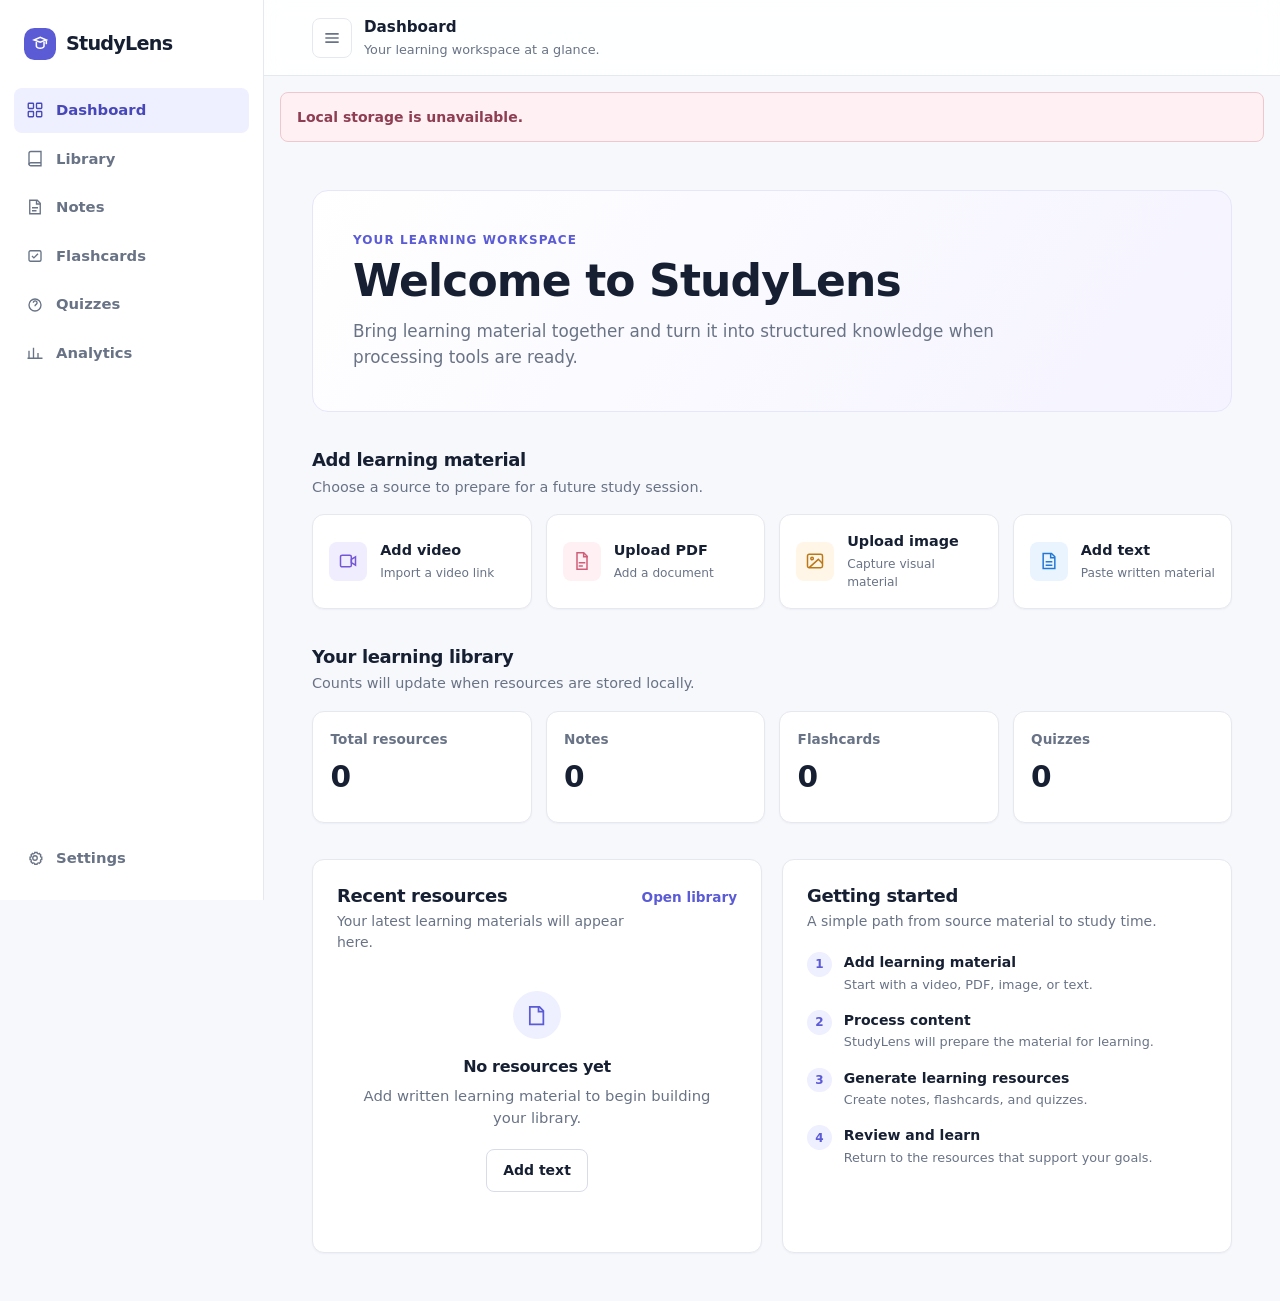
<file: index.html>
<!DOCTYPE html>
<html lang="en">
<head>
    <meta charset="UTF-8" />
    <meta name="viewport" content="width=device-width, initial-scale=1.0" />
    <meta name="description" content="StudyLens is a learning workspace for turning source material into structured knowledge." />
    <title>StudyLens — Learning workspace</title>
    <link rel="stylesheet" href="css/variables.css" />
    <link rel="stylesheet" href="css/main.css" />
    <link rel="stylesheet" href="css/components.css" />
    <link rel="stylesheet" href="css/responsive.css" />
</head>
<body>
    <a class="skip-link" href="#main-content">Skip to main content</a>
    <div class="app-shell" data-app-shell>
        <aside class="sidebar" id="primary-navigation" aria-label="Primary navigation">
            <a class="brand" href="#dashboard" aria-label="StudyLens dashboard">
                <span class="brand-mark" aria-hidden="true"><svg viewBox="0 0 24 24" fill="none" stroke="currentColor" stroke-width="2"><path d="M4 6.5 12 3l8 3.5-8 3-8-3Z"/><path d="M7 9.25v5.5c0 1.1 2.24 2.5 5 2.5s5-1.4 5-2.5v-5.5"/><path d="M20 7v5"/></svg></span>
                <span>StudyLens</span>
            </a>
            <nav class="sidebar-nav" aria-label="StudyLens pages">
                <button class="nav-item is-active" type="button" data-route="dashboard" aria-current="page"><svg aria-hidden="true" viewBox="0 0 24 24" fill="none" stroke="currentColor" stroke-width="1.8"><rect x="3" y="3" width="7" height="7" rx="1"/><rect x="14" y="3" width="7" height="7" rx="1"/><rect x="3" y="14" width="7" height="7" rx="1"/><rect x="14" y="14" width="7" height="7" rx="1"/></svg><span>Dashboard</span></button>
                <button class="nav-item" type="button" data-route="library"><svg aria-hidden="true" viewBox="0 0 24 24" fill="none" stroke="currentColor" stroke-width="1.8"><path d="M4 19.5A2.5 2.5 0 0 1 6.5 17H20"/><path d="M6.5 2H20v19H6.5A2.5 2.5 0 0 1 4 18.5v-14A2.5 2.5 0 0 1 6.5 2Z"/></svg><span>Library</span></button>
                <button class="nav-item" type="button" data-route="notes"><svg aria-hidden="true" viewBox="0 0 24 24" fill="none" stroke="currentColor" stroke-width="1.8"><path d="M5 3h10l4 4v14H5z"/><path d="M14 3v5h5M8 13h8M8 17h6"/></svg><span>Notes</span></button>
                <button class="nav-item" type="button" data-route="flashcards"><svg aria-hidden="true" viewBox="0 0 24 24" fill="none" stroke="currentColor" stroke-width="1.8"><rect x="4" y="5" width="16" height="14" rx="2"/><path d="m8 12 2.5 2.5L16 9"/></svg><span>Flashcards</span></button>
                <button class="nav-item" type="button" data-route="quizzes"><svg aria-hidden="true" viewBox="0 0 24 24" fill="none" stroke="currentColor" stroke-width="1.8"><circle cx="12" cy="12" r="8"/><path d="M9.75 9a2.5 2.5 0 1 1 4.1 1.9c-.92.73-1.85 1.2-1.85 2.6M12 17h.01"/></svg><span>Quizzes</span></button>
                <button class="nav-item" type="button" data-route="analytics"><svg aria-hidden="true" viewBox="0 0 24 24" fill="none" stroke="currentColor" stroke-width="1.8"><path d="M4 19V9M10 19V5M16 19v-7M22 19H2"/></svg><span>Analytics</span></button>
            </nav>
            <div class="sidebar-footer">
                <button class="nav-item" type="button" data-route="settings"><svg aria-hidden="true" viewBox="0 0 24 24" fill="none" stroke="currentColor" stroke-width="1.8"><circle cx="12" cy="12" r="3"/><path d="M19.4 15a1.7 1.7 0 0 0 .34 1.88l.06.06-2.12 2.12-.06-.06a1.7 1.7 0 0 0-1.88-.34 1.7 1.7 0 0 0-1.03 1.55V20.3h-3v-.09A1.7 1.7 0 0 0 10.68 18.7a1.7 1.7 0 0 0-1.88.34l-.06.06-2.12-2.12.06-.06A1.7 1.7 0 0 0 7.02 15a1.7 1.7 0 0 0-1.55-1.03h-.09v-3h.09A1.7 1.7 0 0 0 7.02 9.94a1.7 1.7 0 0 0-.34-1.88l-.06-.06 2.12-2.12.06.06a1.7 1.7 0 0 0 1.88.34 1.7 1.7 0 0 0 1.03-1.55v-.09h3v.09a1.7 1.7 0 0 0 1.03 1.55 1.7 1.7 0 0 0 1.88-.34l.06-.06L19.8 8l-.06.06a1.7 1.7 0 0 0-.34 1.88 1.7 1.7 0 0 0 1.55 1.03h.09v3h-.09A1.7 1.7 0 0 0 19.4 15Z"/></svg><span>Settings</span></button>
            </div>
        </aside>
        <div class="mobile-nav-backdrop" data-mobile-nav-close aria-hidden="true"></div>
        <div class="app-workspace">
            <header class="app-header">
                <button class="icon-button mobile-menu-button" type="button" aria-label="Open navigation" aria-controls="primary-navigation" aria-expanded="false" data-mobile-nav-toggle><svg aria-hidden="true" viewBox="0 0 24 24" fill="none" stroke="currentColor" stroke-width="2"><path d="M4 7h16M4 12h16M4 17h16"/></svg></button>
                <div><p class="header-title" data-page-title>Dashboard</p><p class="header-description" data-page-description>Your learning workspace at a glance.</p></div>
            </header>
            <div class="storage-notice" data-storage-error role="alert" hidden>
                <strong>Local storage is unavailable.</strong>
                <span data-storage-error-message></span>
            </div>
            <div class="processing-indicator" id="processing-indicator" data-processing-indicator role="status" aria-live="polite" hidden>
                <span class="processing-indicator-spinner" aria-hidden="true"></span>
                <span data-processing-indicator-text></span>
            </div>
            <main class="main-content" id="main-content" tabindex="-1">
                <section class="page-view is-active" id="dashboard" data-page="dashboard" aria-labelledby="dashboard-heading">
                    <div class="welcome-panel"><div><p class="eyebrow">Your learning workspace</p><h1 id="dashboard-heading">Welcome to StudyLens</h1><p class="lead">Bring learning material together and turn it into structured knowledge when processing tools are ready.</p></div></div>
                    <section class="content-section" aria-labelledby="quick-actions-heading">
                        <div class="section-heading"><div><h2 id="quick-actions-heading">Add learning material</h2><p>Choose a source to prepare for a future study session.</p></div></div>
                        <div class="quick-actions-grid">
                            <button class="action-card" type="button" data-resource-action="video"><span class="action-icon tone-violet"><svg aria-hidden="true" viewBox="0 0 24 24" fill="none" stroke="currentColor" stroke-width="1.8"><rect x="3" y="5" width="13" height="14" rx="2"/><path d="m16 10 5-3v10l-5-3Z"/></svg></span><span><strong>Add video</strong><small>Import a video link</small></span></button>
                            <button class="action-card" type="button" data-resource-action="pdf"><span class="action-icon tone-rose"><svg aria-hidden="true" viewBox="0 0 24 24" fill="none" stroke="currentColor" stroke-width="1.8"><path d="M6 2h8l4 4v16H6z"/><path d="M14 2v5h5M8 14h8M8 18h5"/></svg></span><span><strong>Upload PDF</strong><small>Add a document</small></span></button>
                            <button class="action-card" type="button" data-resource-action="image"><span class="action-icon tone-amber"><svg aria-hidden="true" viewBox="0 0 24 24" fill="none" stroke="currentColor" stroke-width="1.8"><rect x="3" y="4" width="18" height="16" rx="2"/><circle cx="8.5" cy="9" r="1.5"/><path d="m21 15-5-5L5 20"/></svg></span><span><strong>Upload image</strong><small>Capture visual material</small></span></button>
                            <button class="action-card" type="button" data-resource-action="text"><span class="action-icon tone-blue"><svg aria-hidden="true" viewBox="0 0 24 24" fill="none" stroke="currentColor" stroke-width="1.8"><path d="M5 3h10l4 4v14H5z"/><path d="M14 3v5h5M8 13h8M8 17h8"/></svg></span><span><strong>Add text</strong><small>Paste written material</small></span></button>
                        </div>
                    </section>
                    <section class="content-section" aria-labelledby="stats-heading">
                        <div class="section-heading"><div><h2 id="stats-heading">Your learning library</h2><p>Counts will update when resources are stored locally.</p></div></div>
                        <div class="stats-grid"><article class="stat-card"><span class="stat-label">Total resources</span><strong data-stat="resources">0</strong></article><article class="stat-card"><span class="stat-label">Notes</span><strong data-stat="notes">0</strong></article><article class="stat-card"><span class="stat-label">Flashcards</span><strong data-stat="flashcards">0</strong></article><article class="stat-card"><span class="stat-label">Quizzes</span><strong data-stat="quizzes">0</strong></article></div>
                    </section>
                    <section class="content-section two-column-layout" aria-label="Recent resources and getting started">
                        <article class="card"><div class="card-header"><div><h2>Recent resources</h2><p>Your latest learning materials will appear here.</p></div><button class="text-button" type="button" data-route="library">Open library</button></div><div class="empty-state compact" data-recent-resources-empty><span class="empty-icon"><svg aria-hidden="true" viewBox="0 0 24 24" fill="none" stroke="currentColor" stroke-width="1.8"><path d="M5 3h10l4 4v14H5z"/><path d="M14 3v5h5"/></svg></span><h3>No resources yet</h3><p>Add written learning material to begin building your library.</p><button class="button button-secondary" type="button" data-open-text-resource>Add text</button></div><div class="resource-list resource-list-compact" data-recent-resources-list hidden></div></article>
                        <article class="card"><div class="card-header"><div><h2>Getting started</h2><p>A simple path from source material to study time.</p></div></div><ol class="workflow-list"><li><span>1</span><div><strong>Add learning material</strong><p>Start with a video, PDF, image, or text.</p></div></li><li><span>2</span><div><strong>Process content</strong><p>StudyLens will prepare the material for learning.</p></div></li><li><span>3</span><div><strong>Generate learning resources</strong><p>Create notes, flashcards, and quizzes.</p></div></li><li><span>4</span><div><strong>Review and learn</strong><p>Return to the resources that support your goals.</p></div></li></ol></article>
                    </section>
                </section>
                <section class="page-view" id="library" data-page="library" aria-labelledby="library-heading" hidden>
                    <div class="page-intro"><div><p class="eyebrow">Knowledge library</p><h1 id="library-heading">Library</h1><p class="lead">Search, organise, and return to your learning sources in one place.</p></div></div>
                    <section class="card library-toolbar" aria-label="Library controls"><div class="field field-search"><label class="sr-only" for="library-search">Search learning resources</label><span class="input-icon" aria-hidden="true"><svg viewBox="0 0 24 24" fill="none" stroke="currentColor" stroke-width="2"><circle cx="11" cy="11" r="6"/><path d="m20 20-4.35-4.35"/></svg></span><input id="library-search" type="search" placeholder="Search your resources" autocomplete="off" /></div><div class="field"><label for="resource-type">Resource type</label><select id="resource-type"><option value="all">All types</option><option value="video">Video</option><option value="pdf">PDF</option><option value="image">Image</option><option value="text">Text</option></select></div><div class="field"><label for="resource-status">Status</label><select id="resource-status"><option value="all">All statuses</option><option value="pending">Pending</option><option value="queued">Queued</option><option value="processing">Processing</option><option value="completed">Completed</option><option value="failed">Failed</option></select></div><div class="field"><label for="resource-tag">Tag</label><select id="resource-tag"><option value="all">All tags</option></select></div><div class="field"><label for="library-sort">Sort by</label><select id="library-sort"><option value="recent">Newest first</option><option value="oldest">Oldest first</option><option value="title-az">Title A–Z</option><option value="title-za">Title Z–A</option><option value="updated">Recently updated</option></select></div></section>
                    <div class="library-status-bar" data-library-status-bar hidden><span data-library-result-count></span><button class="text-button" type="button" data-library-clear-filters hidden>Clear filters</button></div>
                    <div class="empty-state page-empty" data-library-empty><span class="empty-icon"><svg aria-hidden="true" viewBox="0 0 24 24" fill="none" stroke="currentColor" stroke-width="1.8"><path d="M4 19.5A2.5 2.5 0 0 1 6.5 17H20"/><path d="M6.5 2H20v19H6.5A2.5 2.5 0 0 1 4 18.5v-14A2.5 2.5 0 0 1 6.5 2Z"/></svg></span><h2>Your library is ready</h2><p>Add written learning material and it will be saved locally in StudyLens.</p><button class="button button-primary" type="button" data-open-text-resource>Add text</button></div>
                    <div class="empty-state page-empty" data-library-no-results hidden><span class="empty-icon"><svg aria-hidden="true" viewBox="0 0 24 24" fill="none" stroke="currentColor" stroke-width="1.8"><circle cx="11" cy="11" r="6"/><path d="m20 20-4.35-4.35"/></svg></span><h2>No matching resources</h2><p>Try adjusting your search or filters to find what you are looking for.</p><button class="button button-secondary" type="button" data-library-clear-filters>Clear filters</button></div>
                    <div class="resource-list" data-library-resource-list hidden></div>
                </section>
                <section class="page-view" id="notes" data-page="notes" aria-labelledby="notes-heading" hidden>
                    <div class="page-intro page-intro-with-action">
                        <div>
                            <p class="eyebrow">Study workspace</p>
                            <h1 id="notes-heading">Notes</h1>
                            <p class="lead">Capture takeaways, personal summaries, and reflections linked to your study material.</p>
                        </div>
                        <button class="button button-primary" type="button" data-note-create-btn>New note</button>
                    </div>
                    <div class="library-toolbar notes-toolbar" data-notes-toolbar>
                        <div class="search-field">
                            <input type="search" placeholder="Search notes by title, content, or tag…" autocomplete="off" aria-label="Search notes" data-notes-search />
                        </div>
                        <div class="filter-controls">
                            <select aria-label="Filter notes by resource" data-notes-resource-filter>
                                <option value="all">All notes</option>
                                <option value="standalone">Standalone notes</option>
                            </select>
                            <button class="button button-secondary button-small" type="button" data-notes-clear-filters hidden>Clear filters</button>
                        </div>
                    </div>
                    <div class="empty-state page-empty" data-notes-empty>
                        <span class="empty-icon">
                            <svg aria-hidden="true" viewBox="0 0 24 24" fill="none" stroke="currentColor" stroke-width="1.8"><path d="M5 3h10l4 4v14H5z"/><path d="M14 3v5h5M8 13h8M8 17h6"/></svg>
                        </span>
                        <h2>No notes yet</h2>
                        <p>Write your own study notes or create them directly from your library resources.</p>
                        <button class="button button-secondary" type="button" data-note-create-btn>Create your first note</button>
                    </div>
                    <div class="empty-state page-empty" data-notes-no-results hidden>
                        <span class="empty-icon">
                            <svg aria-hidden="true" viewBox="0 0 24 24" fill="none" stroke="currentColor" stroke-width="1.8"><circle cx="11" cy="11" r="6"/><path d="m20 20-4.35-4.35"/></svg>
                        </span>
                        <h2>No matching notes</h2>
                        <p>Try adjusting your search terms or selecting a different resource filter.</p>
                        <button class="button button-secondary" type="button" data-notes-clear-filters>Clear search</button>
                    </div>
                    <div class="notes-grid" data-notes-list hidden></div>
                </section>
                <section class="page-view" id="flashcards" data-page="flashcards" aria-labelledby="flashcards-heading" hidden>
                    <div class="page-intro page-intro-with-action"><div><p class="eyebrow">Active recall</p><h1 id="flashcards-heading">Flashcards</h1><p class="lead">Build confidence and test your recall through generated flashcard decks.</p></div><button class="button button-primary" type="button" data-flashcards-go-library>View library to generate</button></div>
                    <div class="empty-state page-empty" data-flashcards-empty><span class="empty-icon"><svg aria-hidden="true" viewBox="0 0 24 24" fill="none" stroke="currentColor" stroke-width="1.8"><rect x="4" y="5" width="16" height="14" rx="2"/><path d="m8 12 2.5 2.5L16 9"/></svg></span><h2>No flashcard decks yet</h2><p>Generate study aids and flashcards from any text resource in your library to start reviewing.</p><button class="button button-secondary" type="button" data-flashcards-go-library>Go to library</button></div>
                    <div class="flashcard-deck-list" data-flashcards-decks hidden></div>
                </section>
                <section class="page-view" id="quizzes" data-page="quizzes" aria-labelledby="quizzes-heading" hidden>
                    <div class="page-intro page-intro-with-action">
                        <div>
                            <p class="eyebrow">Knowledge checks</p>
                            <h1 id="quizzes-heading">Quizzes</h1>
                            <p class="lead">Use multiple-choice questions to test and reinforce what you have learned.</p>
                        </div>
                        <button class="button button-primary" type="button" data-quizzes-go-library>View library to generate</button>
                    </div>
                    <div class="empty-state page-empty" data-quizzes-empty>
                        <span class="empty-icon">
                            <svg aria-hidden="true" viewBox="0 0 24 24" fill="none" stroke="currentColor" stroke-width="1.8"><circle cx="12" cy="12" r="8"/><path d="M9.75 9a2.5 2.5 0 1 1 4.1 1.9c-.92.73-1.85 1.2-1.85 2.6M12 17h.01"/></svg>
                        </span>
                        <h2>No quizzes yet</h2>
                        <p>Generate study aids and quizzes from any text resource in your library to start practicing.</p>
                        <button class="button button-secondary" type="button" data-quizzes-go-library>Go to library</button>
                    </div>
                    <div class="quiz-grid" data-quizzes-list hidden></div>
                </section>
                <section class="page-view" id="analytics" data-page="analytics" aria-labelledby="analytics-heading" hidden>
                    <div class="page-intro"><div><p class="eyebrow">Learning insights</p><h1 id="analytics-heading">Quiz Analytics</h1><p class="lead">Track your quiz practice sessions, accuracy, and study progress over time.</p></div></div>
                    <div class="empty-state page-empty" data-analytics-empty>
                        <span class="empty-icon">
                            <svg aria-hidden="true" viewBox="0 0 24 24" fill="none" stroke="currentColor" stroke-width="1.8"><path d="M4 19V9M10 19V5M16 19v-7M22 19H2"/></svg>
                        </span>
                        <h2>No quiz attempts yet</h2>
                        <p>Complete a quiz from any study resource in your library to start tracking your performance here.</p>
                        <button class="button button-secondary" type="button" data-analytics-go-quizzes>View quizzes</button>
                    </div>
                    <div class="analytics-content" data-analytics-content hidden>
                        <div class="stats-grid analytics-stats-grid">
                            <article class="stat-card">
                                <span class="stat-label">Total attempts</span>
                                <strong data-analytics-total-attempts>0</strong>
                            </article>
                            <article class="stat-card">
                                <span class="stat-label">Quizzes taken</span>
                                <strong data-analytics-quizzes-taken>0</strong>
                            </article>
                            <article class="stat-card">
                                <span class="stat-label">Average score</span>
                                <strong data-analytics-average-score>0%</strong>
                            </article>
                            <article class="stat-card">
                                <span class="stat-label">Highest score</span>
                                <strong data-analytics-highest-score>0%</strong>
                            </article>
                        </div>
                        <article class="card analytics-activity-card">
                            <div class="card-header">
                                <div>
                                    <h2>Recent quiz activity</h2>
                                    <p>Your latest quiz practice sessions and scores.</p>
                                </div>
                            </div>
                            <div class="analytics-activity-list" data-analytics-activity-list></div>
                        </article>
                    </div>
                </section>
                <section class="page-view" id="settings" data-page="settings" aria-labelledby="settings-heading" hidden>
                    <div class="page-intro"><div><p class="eyebrow">Application preferences</p><h1 id="settings-heading">Settings</h1><p class="lead">Review the areas that will make StudyLens yours as its capabilities grow.</p></div></div>
                    <div class="settings-grid">
                        <article class="settings-card"><div class="settings-icon tone-violet"><svg aria-hidden="true" viewBox="0 0 24 24" fill="none" stroke="currentColor" stroke-width="1.8"><path d="M5 3h10l4 4v14H5z"/><path d="M14 3v5h5M8 13h8M8 17h6"/></svg></div><div><div class="card-title-row"><h2>AI configuration</h2><span class="badge">Planned</span></div><p>Provider choices and processing preferences will be configured here in a future phase.</p></div></article>
                        <article class="settings-card"><div class="settings-icon tone-blue"><svg aria-hidden="true" viewBox="0 0 24 24" fill="none" stroke="currentColor" stroke-width="1.8"><path d="M4 5h16M4 12h16M4 19h16"/></svg></div><div><div class="card-title-row"><h2>Appearance</h2><span class="badge">Planned</span></div><p>Theme and display preferences will be available here.</p></div></article>
                        <article class="settings-card"><div class="settings-icon tone-amber"><svg aria-hidden="true" viewBox="0 0 24 24" fill="none" stroke="currentColor" stroke-width="1.8"><ellipse cx="12" cy="5" rx="7" ry="3"/><path d="M5 5v7c0 1.66 3.13 3 7 3s7-1.34 7-3V5M5 12v7c0 1.66 3.13 3 7 3s7-1.34 7-3v-7"/></svg></div><div><div class="card-title-row"><h2>Storage</h2><span class="badge">Planned</span></div><p>Local data usage and IndexedDB management will be surfaced here.</p></div></article>
                        <article class="settings-card"><div class="settings-icon tone-rose"><svg aria-hidden="true" viewBox="0 0 24 24" fill="none" stroke="currentColor" stroke-width="1.8"><circle cx="12" cy="12" r="3"/><path d="M19.4 15a1.7 1.7 0 0 0 .34 1.88l.06.06-2.12 2.12-.06-.06a1.7 1.7 0 0 0-1.88-.34 1.7 1.7 0 0 0-1.03 1.55V20.3h-3v-.09A1.7 1.7 0 0 0 10.68 18.7a1.7 1.7 0 0 0-1.88.34l-.06.06-2.12-2.12.06-.06A1.7 1.7 0 0 0 7.02 15a1.7 1.7 0 0 0-1.55-1.03h-.09v-3h.09A1.7 1.7 0 0 0 7.02 9.94a1.7 1.7 0 0 0-.34-1.88l-.06-.06 2.12-2.12.06.06a1.7 1.7 0 0 0 1.88.34 1.7 1.7 0 0 0 1.03-1.55v-.09h3v.09a1.7 1.7 0 0 0 1.03 1.55 1.7 1.7 0 0 0 1.88-.34l.06-.06L19.8 8l-.06.06a1.7 1.7 0 0 0-.34 1.88 1.7 1.7 0 0 0 1.55 1.03h.09v3h-.09A1.7 1.7 0 0 0 19.4 15Z"/></svg></div><div><div class="card-title-row"><h2>Application preferences</h2><span class="badge">Planned</span></div><p>General product preferences will be introduced here when they are actionable.</p></div></article>
                    </div>
                </section>
            </main>
        </div>
    </div>
    <dialog class="modal" id="coming-soon-modal" aria-labelledby="modal-title" aria-describedby="modal-description" data-dialog>
        <div class="modal-header"><div><p class="eyebrow">StudyLens roadmap</p><h2 id="modal-title">This feature is coming soon</h2></div><button class="icon-button" type="button" aria-label="Close dialog" data-modal-close><svg aria-hidden="true" viewBox="0 0 24 24" fill="none" stroke="currentColor" stroke-width="2"><path d="m6 6 12 12M18 6 6 18"/></svg></button></div>
        <p id="modal-description">This action is a UI entry point only. Processing will be added in a later development phase.</p>
        <div class="modal-footer"><button class="button button-primary" type="button" data-modal-close>Got it</button></div>
    </dialog>
    <dialog class="modal resource-dialog" id="text-resource-dialog" aria-labelledby="text-resource-dialog-title" aria-describedby="text-resource-dialog-description" data-dialog>
        <form id="text-resource-form" novalidate>
            <div class="modal-header"><div><p class="eyebrow">Learning material</p><h2 id="text-resource-dialog-title" data-text-resource-title>Add text resource</h2></div><button class="icon-button" type="button" aria-label="Close text resource form" data-dialog-close><svg aria-hidden="true" viewBox="0 0 24 24" fill="none" stroke="currentColor" stroke-width="2"><path d="m6 6 12 12M18 6 6 18"/></svg></button></div>
            <p id="text-resource-dialog-description" data-text-resource-description>Save written learning material to your local StudyLens library.</p>
            <div class="form-stack">
                <div class="field"><label for="text-resource-title-input">Title</label><input id="text-resource-title-input" name="title" type="text" autocomplete="off" required aria-describedby="text-resource-title-help" /><p class="form-helper" id="text-resource-title-help">Give this learning resource a clear, concise title.</p></div>
                <div class="field"><label for="text-resource-content">Text content</label><textarea id="text-resource-content" name="content" rows="10" required aria-describedby="text-resource-content-help"></textarea><p class="form-helper" id="text-resource-content-help">Paste or write the material you want to keep. StudyLens saves it as plain text.</p></div>
                <div class="field"><label for="text-resource-tags">Tags <span class="optional-label">Optional</span></label><input id="text-resource-tags" name="tags" type="text" autocomplete="off" placeholder="java, inheritance, oop" aria-describedby="text-resource-tags-help" /><p class="form-helper" id="text-resource-tags-help">Separate tags with commas. Duplicates and empty tags are removed.</p></div>
                <p class="form-error" data-text-resource-error role="alert" hidden></p>
            </div>
            <div class="modal-footer dialog-actions"><button class="button button-secondary" type="button" data-dialog-close>Cancel</button><button class="button button-primary" type="submit" data-text-resource-submit>Save resource</button></div>
        </form>
    </dialog>
    <dialog class="modal resource-dialog" id="file-import-dialog" aria-labelledby="file-import-dialog-title" aria-describedby="file-import-dialog-description" data-dialog>
        <form id="file-import-form" novalidate>
            <div class="modal-header"><div><p class="eyebrow">Import file</p><h2 id="file-import-dialog-title" data-file-import-title>Upload a file</h2></div><button class="icon-button" type="button" aria-label="Close file import form" data-dialog-close><svg aria-hidden="true" viewBox="0 0 24 24" fill="none" stroke="currentColor" stroke-width="2"><path d="m6 6 12 12M18 6 6 18"/></svg></button></div>
            <p id="file-import-dialog-description" data-file-import-description>Import a PDF document or image file into your StudyLens library.</p>
            <div class="form-stack">
                <div class="field">
                    <label for="file-import-input">Choose file</label>
                    <input id="file-import-input" name="file" type="file" accept=".pdf,.jpg,.jpeg,.png,.webp,application/pdf,image/jpeg,image/png,image/webp" required aria-describedby="file-import-file-help" />
                    <p class="form-helper" id="file-import-file-help">Supported formats: PDF, JPG, PNG, WEBP. Maximum file size: 50 MB.</p>
                </div>
                <div class="file-import-preview" data-file-import-preview hidden>
                    <p class="file-import-preview-name" data-file-import-preview-name></p>
                    <p class="file-import-preview-meta" data-file-import-preview-meta></p>
                </div>
                <div class="field"><label for="file-import-title-input">Title</label><input id="file-import-title-input" name="title" type="text" autocomplete="off" required aria-describedby="file-import-title-help" /><p class="form-helper" id="file-import-title-help">Give this resource a clear, concise title. Defaults to the file name.</p></div>
                <div class="field"><label for="file-import-tags">Tags <span class="optional-label">Optional</span></label><input id="file-import-tags" name="tags" type="text" autocomplete="off" placeholder="biology, chapter5, diagram" aria-describedby="file-import-tags-help" /><p class="form-helper" id="file-import-tags-help">Separate tags with commas. Duplicates and empty tags are removed.</p></div>
                <p class="form-error" data-file-import-error role="alert" hidden></p>
            </div>
            <div class="modal-footer dialog-actions"><button class="button button-secondary" type="button" data-dialog-close>Cancel</button><button class="button button-primary" type="submit" data-file-import-submit disabled>Import file</button></div>
        </form>
    </dialog>
    <dialog class="modal resource-dialog" id="video-resource-dialog" aria-labelledby="video-resource-dialog-title" aria-describedby="video-resource-dialog-description" data-dialog>
        <form id="video-resource-form" novalidate>
            <div class="modal-header">
                <div>
                    <p class="eyebrow">Video material</p>
                    <h2 id="video-resource-dialog-title" data-video-resource-title>Add YouTube video</h2>
                </div>
                <button class="icon-button" type="button" aria-label="Close video resource form" data-dialog-close>
                    <svg aria-hidden="true" viewBox="0 0 24 24" fill="none" stroke="currentColor" stroke-width="2"><path d="m6 6 12 12M18 6 6 18"/></svg>
                </button>
            </div>
            <p id="video-resource-dialog-description" data-video-resource-description>Add a YouTube video link to your library and provide captions or transcript for study aids.</p>
            <div class="form-stack">
                <div class="field">
                    <label for="video-resource-url-input">YouTube URL</label>
                    <input id="video-resource-url-input" name="url" type="url" autocomplete="off" placeholder="https://www.youtube.com/watch?v=..." required aria-describedby="video-resource-url-help" />
                    <p class="form-helper" id="video-resource-url-help">Supports standard watch links, youtu.be short URLs, and shorts.</p>
                </div>
                <div class="field">
                    <label for="video-resource-title-input">Title</label>
                    <input id="video-resource-title-input" name="title" type="text" autocomplete="off" required aria-describedby="video-resource-title-help" />
                    <p class="form-helper" id="video-resource-title-help">Give this video resource a clear, descriptive title.</p>
                </div>
                <div class="field">
                    <label for="video-resource-tags">Tags <span class="optional-label">Optional</span></label>
                    <input id="video-resource-tags" name="tags" type="text" autocomplete="off" placeholder="lecture, oop, computer-science" aria-describedby="video-resource-tags-help" />
                    <p class="form-helper" id="video-resource-tags-help">Separate tags with commas. Duplicates and empty tags are removed.</p>
                </div>
                <div class="field">
                    <label for="video-resource-transcript-input">Transcript / Captions <span class="optional-label">Optional</span></label>
                    <textarea id="video-resource-transcript-input" name="transcript" rows="6" placeholder="Paste timestamped transcript, SRT captions, or plain text notes..." aria-describedby="video-resource-transcript-help"></textarea>
                    <p class="form-helper" id="video-resource-transcript-help">Browser security restricts direct YouTube caption scraping. You can paste the transcript now or add it later.</p>
                </div>
                <p class="form-error" data-video-resource-error role="alert" hidden></p>
            </div>
            <div class="modal-footer dialog-actions">
                <button class="button button-secondary" type="button" data-dialog-close>Cancel</button>
                <button class="button button-primary" type="submit" data-video-resource-submit>Add video</button>
            </div>
        </form>
    </dialog>
    <dialog class="modal resource-dialog" id="paste-transcript-dialog" aria-labelledby="paste-transcript-title" aria-describedby="paste-transcript-description" data-dialog>
        <form id="paste-transcript-form" novalidate>
            <div class="modal-header">
                <div>
                    <p class="eyebrow">Video transcript</p>
                    <h2 id="paste-transcript-title">Add / Edit transcript</h2>
                </div>
                <button class="icon-button" type="button" aria-label="Close transcript editor" data-dialog-close>
                    <svg aria-hidden="true" viewBox="0 0 24 24" fill="none" stroke="currentColor" stroke-width="2"><path d="m6 6 12 12M18 6 6 18"/></svg>
                </button>
            </div>
            <p id="paste-transcript-description" data-paste-transcript-description>Paste transcript or captions for <strong data-paste-transcript-resource-title>this video</strong>. Timestamps will be preserved for source tracing.</p>
            <div class="form-stack">
                <div class="field">
                    <label for="paste-transcript-textarea">Transcript text</label>
                    <textarea id="paste-transcript-textarea" name="transcript" rows="12" placeholder="00:00 Introduction...&#10;01:15 Key concept explanation..." required aria-describedby="paste-transcript-help"></textarea>
                    <p class="form-helper" id="paste-transcript-help">Accepts YouTube transcript copy-paste, SRT / VTT subtitle files, or plain text.</p>
                </div>
                <p class="form-error" data-paste-transcript-error role="alert" hidden></p>
            </div>
            <div class="modal-footer dialog-actions">
                <button class="button button-secondary" type="button" data-dialog-close>Cancel</button>
                <button class="button button-primary" type="submit" data-paste-transcript-submit>Save & process transcript</button>
            </div>
        </form>
    </dialog>
    <dialog class="modal resource-viewer-dialog" id="resource-viewer-dialog" aria-labelledby="resource-viewer-title" data-dialog>
        <div class="modal-header"><div><p class="eyebrow">Resource reader</p><h2 id="resource-viewer-title" data-resource-viewer-title>Resource</h2></div><button class="icon-button" type="button" aria-label="Close resource reader" data-dialog-close><svg aria-hidden="true" viewBox="0 0 24 24" fill="none" stroke="currentColor" stroke-width="2"><path d="m6 6 12 12M18 6 6 18"/></svg></button></div>
        <div class="resource-viewer-body">
            <div class="resource-detail-meta"><span class="badge resource-type" data-resource-viewer-type>text</span><span class="resource-status" data-resource-viewer-status>completed</span><span data-resource-viewer-date>Created today</span><span data-resource-viewer-updated hidden></span><span class="resource-source" data-resource-viewer-source hidden></span><span class="badge resource-processed-badge" data-resource-viewer-processed hidden></span></div>
            <div class="processing-status-panel" data-resource-viewer-processing role="status" aria-live="polite" hidden>
                <p class="processing-status-text" data-resource-viewer-processing-text></p>
                <button class="button button-secondary" type="button" data-resource-viewer-retry-processing hidden>Retry</button>
                <button class="button button-secondary" type="button" data-resource-viewer-cancel-processing hidden>Cancel</button>
            </div>
            <section class="resource-capabilities-overview" aria-labelledby="resource-viewer-capabilities-heading" data-resource-viewer-capabilities-section>
                <h3 id="resource-viewer-capabilities-heading">Learning tools & material</h3>
                <div class="resource-capability-summary" data-resource-viewer-capabilities></div>
            </section>
            <section aria-labelledby="resource-viewer-tags-heading"><h3 id="resource-viewer-tags-heading">Tags</h3><p class="form-helper" data-resource-viewer-no-tags>No tags added.</p><ul class="resource-tags" data-resource-viewer-tags></ul></section>
            <section aria-labelledby="resource-viewer-file-heading" data-resource-viewer-file-section hidden>
                <h3 id="resource-viewer-file-heading">File information</h3>
                <div class="file-info-card" data-resource-viewer-file-info></div>
                <div class="file-image-preview" data-resource-viewer-image-preview hidden></div>
            </section>
            <section aria-labelledby="resource-viewer-video-heading" data-resource-viewer-video-section hidden>
                <h3 id="resource-viewer-video-heading">Video information</h3>
                <div class="file-info-card" data-resource-viewer-video-info></div>
                <div class="video-preview-card" data-resource-viewer-video-preview hidden></div>
            </section>
            <section aria-labelledby="resource-viewer-content-heading"><h3 id="resource-viewer-content-heading">Content</h3><pre class="resource-content" data-resource-viewer-content></pre></section>
            <section class="resource-learning-outputs" aria-labelledby="resource-viewer-outputs-heading" data-resource-viewer-outputs-section>
                <div class="learning-outputs-header">
                    <h3 id="resource-viewer-outputs-heading">Learning outputs</h3>
                    <span class="badge resource-outputs-badge" data-resource-viewer-outputs-badge hidden></span>
                </div>
                <div class="resource-outputs-summary" data-resource-viewer-outputs-summary hidden></div>
                <div class="resource-outputs-container" data-resource-viewer-outputs-container></div>
            </section>
            <section class="resource-sessions-section" aria-labelledby="resource-viewer-sessions-heading" data-resource-viewer-sessions-section hidden>
                <div class="learning-outputs-header">
                    <h3 id="resource-viewer-sessions-heading">Past study sessions</h3>
                    <span class="badge" data-resource-viewer-sessions-badge hidden></span>
                </div>
                <div class="resource-sessions-list" data-resource-viewer-sessions-list></div>
            </section>
        </div>
        <div class="modal-footer dialog-actions resource-viewer-actions"><button class="button button-primary" type="button" data-resource-viewer-start-session>Start study session</button><button class="button button-primary" type="button" data-resource-viewer-extract-pdf hidden>Extract PDF content</button><button class="button button-primary" type="button" data-resource-viewer-process-video hidden>Process transcript</button><button class="button button-secondary" type="button" data-resource-viewer-paste-transcript hidden>Paste transcript</button><button class="button button-secondary" type="button" data-resource-viewer-generate>Generate learning outputs</button><button class="button button-secondary" type="button" data-resource-viewer-generate-flashcards>Generate flashcards</button><button class="button button-secondary" type="button" data-resource-viewer-generate-quiz>Generate quiz</button><button class="button button-secondary" type="button" data-resource-viewer-add-note>Add note</button><button class="button button-secondary" type="button" data-resource-viewer-edit>Edit</button><button class="button button-danger" type="button" data-resource-viewer-delete>Delete</button></div>
    </dialog>
    <dialog class="modal confirm-dialog" id="delete-resource-dialog" aria-labelledby="delete-resource-title" aria-describedby="delete-resource-description" data-dialog>
        <div class="modal-header"><div><p class="eyebrow">Delete resource</p><h2 id="delete-resource-title">Delete this resource?</h2></div><button class="icon-button" type="button" aria-label="Close delete confirmation" data-dialog-close><svg aria-hidden="true" viewBox="0 0 24 24" fill="none" stroke="currentColor" stroke-width="2"><path d="m6 6 12 12M18 6 6 18"/></svg></button></div>
        <p id="delete-resource-description">This will permanently remove the resource from StudyLens on this device.</p>
        <div class="modal-footer dialog-actions"><button class="button button-secondary" type="button" data-dialog-close>Cancel</button><button class="button button-danger" type="button" data-delete-resource-confirm>Delete resource</button></div>
    </dialog>
    <dialog class="modal flashcard-viewer-dialog" id="flashcard-viewer-dialog" aria-labelledby="flashcard-viewer-title" data-dialog>
        <div class="modal-header">
            <div>
                <p class="eyebrow">Study session</p>
                <h2 id="flashcard-viewer-title" data-flashcard-deck-title>Flashcards</h2>
            </div>
            <button class="icon-button" type="button" aria-label="Close flashcard viewer" data-dialog-close>
                <svg aria-hidden="true" viewBox="0 0 24 24" fill="none" stroke="currentColor" stroke-width="2"><path d="m6 6 12 12M18 6 6 18"/></svg>
            </button>
        </div>
        <div class="flashcard-viewer-body">
            <div class="flashcard-progress-bar-container" aria-hidden="true">
                <div class="flashcard-progress-bar" data-flashcard-progress-bar style="width: 0%;"></div>
            </div>
            <div class="flashcard-meta-bar">
                <span class="flashcard-counter" data-flashcard-counter aria-live="polite">Card 1 of 1</span>
                <span class="badge flashcard-source-badge" data-flashcard-source-badge hidden></span>
            </div>
            <div class="flashcard-perspective">
                <div class="flashcard-card" data-flashcard-card tabindex="0" role="button" aria-label="Flashcard. Click or press Space to flip between question and answer.">
                    <div class="flashcard-face flashcard-front">
                        <span class="flashcard-label">Front</span>
                        <p class="flashcard-text" data-flashcard-front></p>
                        <span class="flashcard-hint">Click or press Space to flip</span>
                    </div>
                    <div class="flashcard-face flashcard-back">
                        <span class="flashcard-label">Back</span>
                        <p class="flashcard-text" data-flashcard-back></p>
                        <span class="flashcard-hint">Click or press Space to flip back</span>
                    </div>
                </div>
            </div>
            <div class="flashcard-keyboard-hints" aria-hidden="true">
                <span><kbd>Space</kbd> / <kbd>Enter</kbd> Flip</span>
                <span><kbd>←</kbd> Previous</span>
                <span><kbd>→</kbd> Next</span>
            </div>
        </div>
        <div class="modal-footer dialog-actions flashcard-viewer-actions">
            <button class="button button-secondary" type="button" data-flashcard-prev aria-label="Previous card">Previous</button>
            <button class="button button-primary" type="button" data-flashcard-flip>Flip card</button>
            <button class="button button-secondary" type="button" data-flashcard-next aria-label="Next card">Next</button>
        </div>
    </dialog>
    <dialog class="modal quiz-player-dialog" id="quiz-player-dialog" aria-labelledby="quiz-player-title" data-dialog>
        <div class="modal-header">
            <div>
                <p class="eyebrow">Quiz challenge</p>
                <h2 id="quiz-player-title" data-quiz-player-title>Quiz</h2>
            </div>
            <button class="icon-button" type="button" aria-label="Close quiz player" data-dialog-close>
                <svg aria-hidden="true" viewBox="0 0 24 24" fill="none" stroke="currentColor" stroke-width="2"><path d="m6 6 12 12M18 6 6 18"/></svg>
            </button>
        </div>
        <div class="quiz-player-body">
            <!-- Active Question View -->
            <div class="quiz-question-view" data-quiz-question-view>
                <div class="quiz-progress-bar-container" aria-hidden="true">
                    <div class="quiz-progress-bar" data-quiz-progress-bar style="width: 0%;"></div>
                </div>
                <div class="quiz-meta-bar">
                    <span class="quiz-counter" data-quiz-progress-counter aria-live="polite">Question 1 of 1</span>
                    <span class="badge quiz-source-badge" data-quiz-source-badge hidden></span>
                </div>
                <div class="quiz-question-card">
                    <h3 class="quiz-question-text" data-quiz-question-text></h3>
                    <div class="quiz-options-list" data-quiz-options-list role="group" aria-label="Answer options"></div>
                </div>
                <div class="modal-footer dialog-actions quiz-player-actions">
                    <button class="button button-secondary" type="button" data-quiz-prev aria-label="Previous question">Previous</button>
                    <button class="button button-secondary" type="button" data-quiz-next aria-label="Next question">Next</button>
                    <button class="button button-primary" type="button" data-quiz-submit hidden>Submit quiz</button>
                </div>
            </div>
            <!-- Results View -->
            <div class="quiz-results-view" data-quiz-results-view hidden>
                <div class="quiz-score-banner">
                    <p class="eyebrow">Quiz Complete</p>
                    <h3 class="quiz-score-title" data-quiz-score-banner></h3>
                    <div class="quiz-score-stats" data-quiz-score-stats></div>
                </div>
                <div class="quiz-results-breakdown" data-quiz-results-breakdown></div>
                <div class="modal-footer dialog-actions quiz-results-actions">
                    <button class="button button-secondary" type="button" data-dialog-close>Close</button>
                    <button class="button button-secondary" type="button" data-quiz-view-history>View attempt history</button>
                    <button class="button button-primary" type="button" data-quiz-retry>Retry quiz</button>
                </div>
            </div>
            <!-- Attempt History View -->
            <div class="quiz-history-view" data-quiz-history-view hidden>
                <div class="quiz-history-header">
                    <p class="eyebrow">Past sessions</p>
                    <h3 class="quiz-history-title">Attempt History</h3>
                </div>
                <div class="quiz-history-list" data-quiz-history-list></div>
                <div class="modal-footer dialog-actions quiz-history-actions">
                    <button class="button button-secondary" type="button" data-dialog-close>Close</button>
                    <button class="button button-secondary" type="button" data-quiz-history-back>Back to results</button>
                    <button class="button button-primary" type="button" data-quiz-retry>Take quiz again</button>
                </div>
            </div>
        </div>
    </dialog>
    <dialog class="modal study-session-dialog" id="study-session-dialog" aria-labelledby="study-session-title" data-dialog>
        <div class="modal-header study-session-header">
            <div>
                <p class="eyebrow">Study mode</p>
                <h2 id="study-session-title" data-study-session-title>Study Session</h2>
            </div>
            <div class="study-session-header-meta">
                <span class="study-session-timer-badge" data-study-session-timer aria-label="Session elapsed time">0s</span>
                <button class="icon-button" type="button" aria-label="Exit study session" data-study-session-exit>
                    <svg aria-hidden="true" viewBox="0 0 24 24" fill="none" stroke="currentColor" stroke-width="2"><path d="m6 6 12 12M18 6 6 18"/></svg>
                </button>
            </div>
        </div>

        <nav class="study-session-stepper" data-study-session-stepper aria-label="Study session roadmap"></nav>

        <div class="study-session-body">
            <!-- 1. Overview View -->
            <div class="study-view study-overview-view" data-study-view="overview">
                <div class="study-overview-card">
                    <h3>Session Roadmap</h3>
                    <p class="study-overview-intro">Review your study materials in a focused, guided sequence designed for active recall and retention.</p>
                    <div class="study-overview-grid" data-study-overview-grid></div>
                </div>
            </div>

            <!-- 2. Learning Outputs View -->
            <div class="study-view study-outputs-view" data-study-view="outputs" hidden>
                <div class="study-outputs-container" data-study-outputs-container></div>
            </div>

            <!-- 3. Flashcards View -->
            <div class="study-view study-flashcards-view" data-study-view="flashcards" hidden>
                <div class="study-flashcard-stage">
                    <div class="flashcard-progress-bar-container" aria-hidden="true">
                        <div class="flashcard-progress-bar" data-study-flashcard-progress-bar style="width: 0%;"></div>
                    </div>
                    <div class="flashcard-meta-bar">
                        <span class="flashcard-counter" data-study-flashcard-counter aria-live="polite">Card 1 of 1</span>
                        <span class="badge flashcard-source-badge" data-study-flashcard-source-badge hidden></span>
                    </div>
                    <div class="flashcard-perspective">
                        <div class="flashcard-card" data-study-flashcard-card tabindex="0" role="button" aria-label="Flashcard. Click or press Space to flip between question and answer.">
                            <div class="flashcard-face flashcard-front">
                                <span class="flashcard-label">Front</span>
                                <p class="flashcard-text" data-study-flashcard-front></p>
                                <span class="flashcard-hint">Click or press Space to flip</span>
                            </div>
                            <div class="flashcard-face flashcard-back">
                                <span class="flashcard-label">Back</span>
                                <p class="flashcard-text" data-study-flashcard-back></p>
                                <span class="flashcard-hint">Click or press Space to flip back</span>
                            </div>
                        </div>
                    </div>
                    <div class="flashcard-keyboard-hints" aria-hidden="true">
                        <span><kbd>Space</kbd> Flip</span>
                        <span><kbd>←</kbd> Prev</span>
                        <span><kbd>→</kbd> Next</span>
                    </div>
                    <div class="study-flashcard-actions">
                        <button class="button button-secondary button-small" type="button" data-study-flashcard-prev aria-label="Previous flashcard">Previous card</button>
                        <button class="button button-primary button-small" type="button" data-study-flashcard-flip>Flip card</button>
                        <button class="button button-secondary button-small" type="button" data-study-flashcard-next aria-label="Next flashcard">Next card</button>
                    </div>
                </div>
            </div>

            <!-- 4. Quiz View -->
            <div class="study-view study-quiz-view" data-study-view="quiz" hidden>
                <div data-study-quiz-active>
                    <div class="quiz-progress-bar-container" aria-hidden="true">
                        <div class="quiz-progress-bar" data-study-quiz-progress-bar style="width: 0%;"></div>
                    </div>
                    <div class="quiz-meta-bar">
                        <span class="quiz-counter" data-study-quiz-counter aria-live="polite">Question 1 of 1</span>
                        <span class="badge quiz-source-badge" data-study-quiz-source-badge hidden></span>
                    </div>
                    <div class="quiz-question-card">
                        <h3 class="quiz-question-text" data-study-quiz-question-text></h3>
                        <div class="quiz-options-list" data-study-quiz-options-list role="group" aria-label="Answer options"></div>
                    </div>
                    <div class="study-quiz-actions">
                        <button class="button button-secondary button-small" type="button" data-study-quiz-prev aria-label="Previous question">Previous question</button>
                        <button class="button button-secondary button-small" type="button" data-study-quiz-next aria-label="Next question">Next question</button>
                        <button class="button button-primary button-small" type="button" data-study-quiz-submit hidden>Submit quiz</button>
                    </div>
                </div>
                <div data-study-quiz-results hidden>
                    <div class="quiz-score-banner">
                        <p class="eyebrow">Quiz Complete</p>
                        <h3 class="quiz-score-title" data-study-quiz-score-banner></h3>
                        <div class="quiz-score-stats" data-study-quiz-score-stats></div>
                    </div>
                    <div class="quiz-results-breakdown" data-study-quiz-results-breakdown></div>
                </div>
            </div>

            <!-- 5. Summary View -->
            <div class="study-view study-summary-view" data-study-view="summary" hidden>
                <div class="study-summary-card">
                    <div class="study-summary-header">
                        <span class="study-summary-badge-icon" aria-hidden="true">✓</span>
                        <div>
                            <p class="eyebrow">Session complete</p>
                            <h3>Study Session Complete</h3>
                        </div>
                    </div>
                    <div class="study-summary-stats-grid" data-study-summary-stats-grid></div>
                </div>
            </div>
        </div>

        <div class="modal-footer dialog-actions study-session-footer">
            <button class="button button-secondary" type="button" data-study-session-prev>Previous</button>
            <button class="button button-secondary" type="button" data-study-session-note>Take note</button>
            <button class="button button-secondary" type="button" data-study-session-cancel>Exit session</button>
            <button class="button button-primary" type="button" data-study-session-next>Continue</button>
            <button class="button button-primary" type="button" data-study-session-finish hidden>Done</button>
        </div>
    </dialog>
    <dialog class="modal confirm-dialog" id="study-session-exit-dialog" aria-labelledby="study-session-exit-title" aria-describedby="study-session-exit-description" data-dialog>
        <div class="modal-header">
            <div>
                <p class="eyebrow">Exit study session</p>
                <h2 id="study-session-exit-title">Leave active session?</h2>
            </div>
            <button class="icon-button" type="button" aria-label="Close exit confirmation" data-dialog-close>
                <svg aria-hidden="true" viewBox="0 0 24 24" fill="none" stroke="currentColor" stroke-width="2"><path d="m6 6 12 12M18 6 6 18"/></svg>
            </button>
        </div>
        <p id="study-session-exit-description">Exiting now will mark your study session as abandoned. Are you sure you want to leave?</p>
        <div class="modal-footer dialog-actions">
            <button class="button button-secondary" type="button" data-dialog-close>Keep studying</button>
            <button class="button button-danger" type="button" data-study-session-confirm-exit>Exit session</button>
        </div>
    </dialog>
    <dialog class="modal note-editor-dialog" id="note-editor-dialog" aria-labelledby="note-editor-title" data-dialog>
        <form id="note-editor-form" novalidate>
            <input type="hidden" name="id" data-note-id />
            <div class="modal-header">
                <div>
                    <p class="eyebrow">Study workspace</p>
                    <h2 id="note-editor-title" data-note-editor-title>New note</h2>
                </div>
                <button class="icon-button" type="button" aria-label="Close note editor" data-dialog-close>
                    <svg aria-hidden="true" viewBox="0 0 24 24" fill="none" stroke="currentColor" stroke-width="2"><path d="m6 6 12 12M18 6 6 18"/></svg>
                </button>
            </div>
            <p id="note-editor-description" class="form-helper" data-note-editor-description>Capture key takeaways, thoughts, and study notes.</p>
            <div class="form-stack">
                <div class="field">
                    <label for="note-title-input">Title</label>
                    <input id="note-title-input" name="title" type="text" autocomplete="off" required aria-describedby="note-title-help" data-note-title />
                    <p class="form-helper" id="note-title-help">Give your note a clear, descriptive title.</p>
                </div>
                <div class="field">
                    <label for="note-resource-select">Associated resource <span class="optional-label">Optional</span></label>
                    <select id="note-resource-select" name="resourceId" data-note-resource-select aria-describedby="note-resource-help">
                        <option value="">None (Standalone note)</option>
                    </select>
                    <p class="form-helper" id="note-resource-help">Link this note to a resource in your library, or keep it standalone.</p>
                </div>
                <div class="field">
                    <label for="note-content-input">Content</label>
                    <textarea id="note-content-input" name="content" rows="10" required aria-describedby="note-content-help" data-note-content></textarea>
                    <p class="form-helper" id="note-content-help">Write your notes, ideas, or summaries as plain text.</p>
                </div>
                <div class="field">
                    <label for="note-tags-input">Tags <span class="optional-label">Optional</span></label>
                    <input id="note-tags-input" name="tags" type="text" autocomplete="off" placeholder="study, summary, exam" aria-describedby="note-tags-help" data-note-tags />
                    <p class="form-helper" id="note-tags-help">Separate tags with commas. Duplicates and empty tags are removed.</p>
                </div>
                <p class="form-error" data-note-error role="alert" hidden></p>
            </div>
            <div class="modal-footer dialog-actions">
                <button class="button button-secondary" type="button" data-dialog-close>Cancel</button>
                <button class="button button-primary" type="submit" data-note-submit>Save note</button>
            </div>
        </form>
    </dialog>
    <dialog class="modal confirm-dialog" id="delete-note-dialog" aria-labelledby="delete-note-title" aria-describedby="delete-note-description" data-dialog>
        <div class="modal-header">
            <div>
                <p class="eyebrow">Delete note</p>
                <h2 id="delete-note-title">Delete this note?</h2>
            </div>
            <button class="icon-button" type="button" aria-label="Close delete confirmation" data-dialog-close>
                <svg aria-hidden="true" viewBox="0 0 24 24" fill="none" stroke="currentColor" stroke-width="2"><path d="m6 6 12 12M18 6 6 18"/></svg>
            </button>
        </div>
        <p id="delete-note-description">This will permanently remove the note from StudyLens on this device.</p>
        <div class="modal-footer dialog-actions">
            <button class="button button-secondary" type="button" data-dialog-close>Cancel</button>
            <button class="button button-danger" type="button" data-delete-note-confirm>Delete note</button>
        </div>
    </dialog>
    <div class="toast" role="status" aria-live="polite" aria-atomic="true" hidden data-toast></div>
    <script src="js/vendor/pdf/pdf.min.js"></script>
    <script src="js/app.js" type="module"></script>
</body>
</html>
</file>
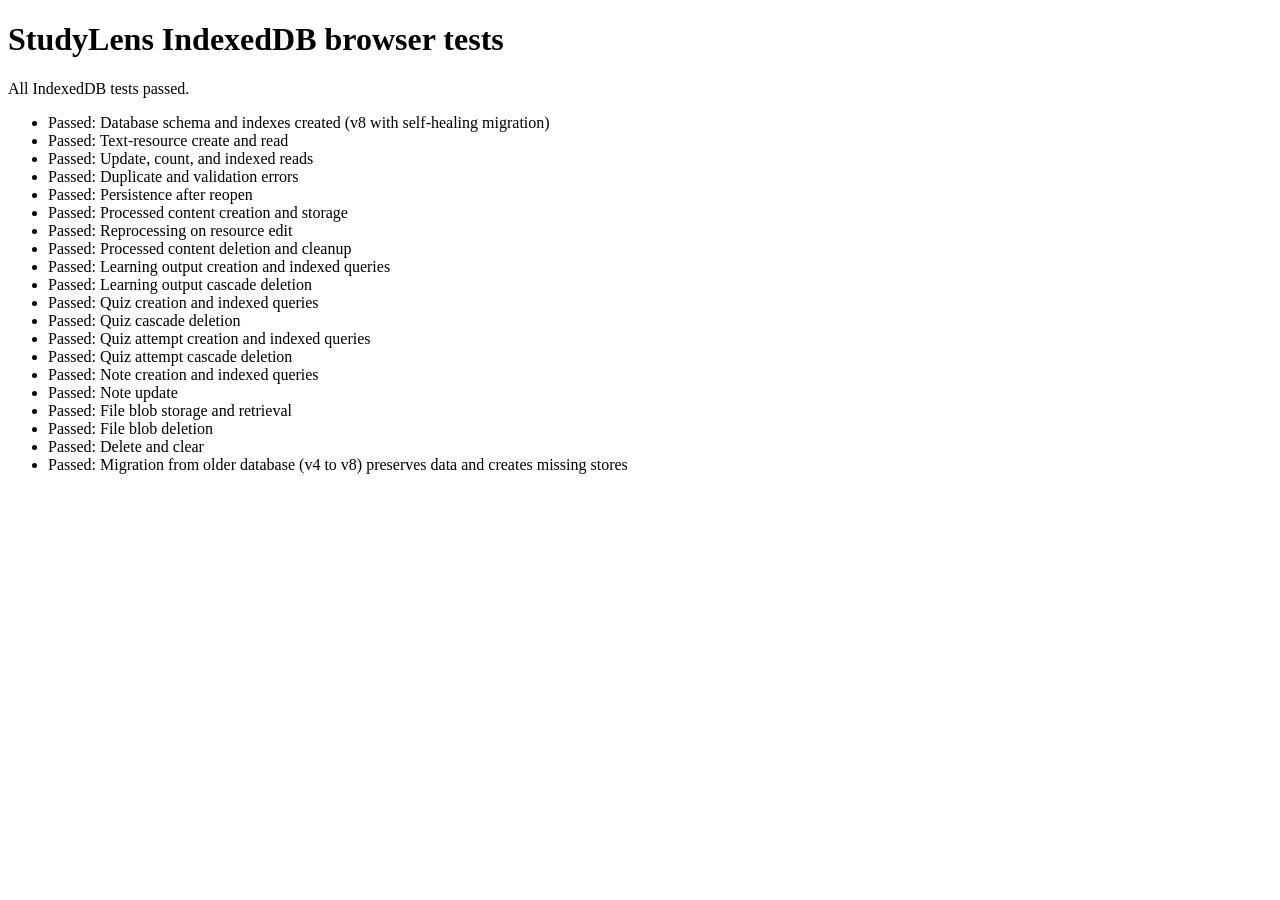
<file: tests/storage.browser.html>
<!DOCTYPE html>
<html lang="en">
<head>
    <meta charset="UTF-8" />
    <meta name="viewport" content="width=device-width, initial-scale=1.0" />
    <title>StudyLens IndexedDB browser tests</title>
</head>
<body>
    <main>
        <h1>StudyLens IndexedDB browser tests</h1>
        <p id="test-status" role="status">Running native IndexedDB tests…</p>
        <ul id="test-results"></ul>
    </main>
    <script type="module">
        import { runStorageBrowserSuite } from './storage.browser-suite.js';

        const status = document.querySelector('#test-status');
        const results = document.querySelector('#test-results');

        try {
            const passed = await runStorageBrowserSuite();
            status.textContent = 'All IndexedDB tests passed.';
            passed.forEach((result) => {
                const item = document.createElement('li');
                item.textContent = 'Passed: ' + result;
                results.append(item);
            });
        } catch (error) {
            status.textContent = 'IndexedDB tests failed: ' + error.message;
            throw error;
        }
    </script>
</body>
</html>
</file>
<file: css/variables.css>
:root {
    color-scheme: light;
    --color-canvas: #f7f8fc;
    --color-surface: #ffffff;
    --color-surface-subtle: #f4f6fb;
    --color-border: #e6e8f0;
    --color-border-strong: #d8dcea;
    --color-text: #172033;
    --color-text-muted: #697386;
    --color-primary: #5b5bd6;
    --color-primary-strong: #4747b9;
    --color-primary-soft: #eeefff;
    --color-focus: #2563eb;
    --color-violet: #7456d8;
    --color-violet-soft: #f0edff;
    --color-blue: #2378d4;
    --color-blue-soft: #eaf4ff;
    --color-rose: #cf5d78;
    --color-rose-soft: #fff0f3;
    --color-amber: #bb7817;
    --color-amber-soft: #fff6e7;
    --shadow-sm: 0 1px 2px rgb(16 24 40 / 0.04);
    --shadow-md: 0 12px 30px rgb(20 29 55 / 0.08);
    --radius-sm: 0.5rem;
    --radius-md: 0.75rem;
    --radius-lg: 1rem;
    --sidebar-width: 16.5rem;
    --header-height: 4.75rem;
    --content-max-width: 86rem;
    --font-sans: Inter, ui-sans-serif, system-ui, -apple-system, BlinkMacSystemFont, "Segoe UI", sans-serif;
    --transition-fast: 160ms ease;
}
</file>
<file: css/main.css>
*, *::before, *::after { box-sizing: border-box; }
html { min-width: 20rem; background: var(--color-canvas); }
body { min-width: 20rem; min-height: 100vh; margin: 0; overflow-x: hidden; background: var(--color-canvas); color: var(--color-text); font-family: var(--font-sans); font-size: 1rem; line-height: 1.5; }
button, input, select { font: inherit; }
button { cursor: pointer; }
button:disabled { cursor: not-allowed; }
svg { display: block; width: 1.25rem; height: 1.25rem; }
h1, h2, h3, p { margin-top: 0; }
h1, h2, h3 { color: var(--color-text); letter-spacing: -0.02em; }
h1 { margin-bottom: 0.75rem; font-size: clamp(2rem, 4vw, 2.75rem); line-height: 1.1; }
h2 { margin-bottom: 0.25rem; font-size: 1.125rem; line-height: 1.35; }
h3 { margin-bottom: 0.25rem; font-size: 1rem; }
p { color: var(--color-text-muted); }
button:focus-visible, a:focus-visible, input:focus-visible, select:focus-visible { outline: 3px solid color-mix(in srgb, var(--color-focus) 30%, transparent); outline-offset: 2px; }
.skip-link { position: fixed; z-index: 20; top: 0.75rem; left: 0.75rem; padding: 0.65rem 0.9rem; transform: translateY(-160%); border-radius: var(--radius-sm); background: var(--color-text); color: #fff; text-decoration: none; transition: transform var(--transition-fast); }
.skip-link:focus { transform: translateY(0); }
.app-shell { display: grid; grid-template-columns: var(--sidebar-width) minmax(0, 1fr); min-height: 100vh; }
.sidebar { position: sticky; top: 0; display: flex; flex-direction: column; width: var(--sidebar-width); height: 100dvh; padding: 1.25rem 0.875rem; border-right: 1px solid var(--color-border); background: var(--color-surface); }
.brand { display: inline-flex; align-items: center; gap: 0.625rem; padding: 0.5rem 0.625rem 1.75rem; color: var(--color-text); font-size: 1.2rem; font-weight: 750; letter-spacing: -0.04em; text-decoration: none; }
.brand-mark { display: grid; width: 2rem; height: 2rem; place-items: center; border-radius: 0.65rem; background: var(--color-primary); color: #fff; }
.brand-mark svg { width: 1.15rem; height: 1.15rem; }
.sidebar-nav { display: grid; gap: 0.25rem; }
.sidebar-footer { margin-top: auto; padding-top: 1.5rem; }
.app-workspace { min-width: 0; }
.app-header { display: flex; align-items: center; gap: 0.75rem; min-height: var(--header-height); padding: 0.875rem clamp(1.25rem, 4vw, 3rem); border-bottom: 1px solid var(--color-border); background: rgb(255 255 255 / 0.88); backdrop-filter: blur(10px); }
.header-title { margin: 0; color: var(--color-text); font-size: 0.95rem; font-weight: 700; }
.header-description { margin: 0.125rem 0 0; font-size: 0.8rem; }
.mobile-menu-button { display: none; }
.main-content { width: min(100%, var(--content-max-width)); margin: 0 auto; padding: clamp(1.5rem, 4vw, 3rem); }
.page-view[hidden] { display: none; }
.page-intro { margin-bottom: 2rem; }
.page-intro-with-action { display: flex; align-items: flex-end; justify-content: space-between; gap: 1rem; }
.eyebrow { margin-bottom: 0.5rem; color: var(--color-primary); font-size: 0.75rem; font-weight: 750; letter-spacing: 0.09em; text-transform: uppercase; }
.lead { max-width: 46rem; margin-bottom: 0; font-size: 1.05rem; line-height: 1.6; }
.welcome-panel { display: flex; align-items: center; min-height: 11rem; margin-bottom: 2.25rem; padding: clamp(1.5rem, 4vw, 2.5rem); overflow: hidden; border: 1px solid #e6e6fb; border-radius: var(--radius-lg); background: linear-gradient(125deg, #fff 0%, #f4f3ff 100%); }
.welcome-panel .lead { max-width: 41rem; }
.content-section { margin-top: 2.25rem; }
.section-heading { display: flex; align-items: end; justify-content: space-between; gap: 1rem; margin-bottom: 1rem; }
.section-heading h2, .section-heading p { margin: 0; }
.section-heading p { margin-top: 0.25rem; font-size: 0.9rem; }
.two-column-layout { display: grid; grid-template-columns: minmax(0, 1fr) minmax(0, 1fr); gap: 1.25rem; }
.analytics-placeholder { display: grid; grid-template-columns: repeat(2, minmax(0, 1fr)); gap: 1.25rem; margin-bottom: 1.25rem; }
.settings-grid { display: grid; grid-template-columns: repeat(2, minmax(0, 1fr)); gap: 1rem; }
.mobile-nav-backdrop { display: none; }
</file>
<file: css/components.css>
.nav-item { display: flex; align-items: center; width: 100%; gap: 0.75rem; padding: 0.7rem 0.75rem; border: 0; border-radius: var(--radius-sm); background: transparent; color: var(--color-text-muted); font-size: 0.925rem; font-weight: 650; text-align: left; transition: background var(--transition-fast), color var(--transition-fast), transform var(--transition-fast); }
.nav-item svg { flex: 0 0 auto; width: 1.125rem; height: 1.125rem; }
.nav-item:hover { background: var(--color-surface-subtle); color: var(--color-text); }
.nav-item.is-active, .nav-item[aria-current="page"] { background: var(--color-primary-soft); color: var(--color-primary-strong); }
.nav-item:active, .action-card:active { transform: translateY(1px); }
.icon-button { display: inline-grid; flex: 0 0 auto; width: 2.5rem; height: 2.5rem; place-items: center; padding: 0; border: 1px solid var(--color-border); border-radius: var(--radius-sm); background: var(--color-surface); color: var(--color-text-muted); transition: border-color var(--transition-fast), background var(--transition-fast), color var(--transition-fast); }
.icon-button:hover { border-color: var(--color-border-strong); background: var(--color-surface-subtle); color: var(--color-text); }
.quick-actions-grid { display: grid; grid-template-columns: repeat(4, minmax(0, 1fr)); gap: 0.875rem; }
.action-card { display: flex; align-items: center; gap: 0.8rem; min-width: 0; padding: 1rem; border: 1px solid var(--color-border); border-radius: var(--radius-md); background: var(--color-surface); color: var(--color-text); text-align: left; box-shadow: var(--shadow-sm); transition: border-color var(--transition-fast), box-shadow var(--transition-fast), transform var(--transition-fast); }
.action-card:hover { border-color: #cccdf0; box-shadow: var(--shadow-md); transform: translateY(-2px); }
.action-card strong, .action-card small { display: block; }
.action-card strong { font-size: 0.9rem; }
.action-card small { margin-top: 0.15rem; color: var(--color-text-muted); font-size: 0.76rem; }
.action-icon, .settings-icon { display: grid; flex: 0 0 auto; width: 2.4rem; height: 2.4rem; place-items: center; border-radius: var(--radius-sm); }
.action-icon svg, .settings-icon svg { width: 1.25rem; height: 1.25rem; }
.tone-violet { background: var(--color-violet-soft); color: var(--color-violet); }
.tone-blue { background: var(--color-blue-soft); color: var(--color-blue); }
.tone-rose { background: var(--color-rose-soft); color: var(--color-rose); }
.tone-amber { background: var(--color-amber-soft); color: var(--color-amber); }
.stats-grid { display: grid; grid-template-columns: repeat(4, minmax(0, 1fr)); gap: 0.875rem; }
.stat-card, .card, .settings-card { border: 1px solid var(--color-border); border-radius: var(--radius-md); background: var(--color-surface); box-shadow: var(--shadow-sm); }
.stat-card { min-height: 7rem; padding: 1.1rem; }
.stat-label { display: block; color: var(--color-text-muted); font-size: 0.85rem; font-weight: 600; }
.stat-card strong { display: block; margin-top: 0.35rem; font-size: 1.85rem; letter-spacing: -0.05em; }
.card { padding: clamp(1.1rem, 3vw, 1.5rem); }
.card-header { display: flex; align-items: start; justify-content: space-between; gap: 1rem; }
.card-header h2, .card-header p { margin: 0; }
.card-header p { margin-top: 0.2rem; font-size: 0.875rem; }
.text-button { padding: 0.2rem 0; border: 0; background: transparent; color: var(--color-primary); font-size: 0.85rem; font-weight: 700; white-space: nowrap; }
.text-button:hover { color: var(--color-primary-strong); text-decoration: underline; }
.empty-state { display: grid; justify-items: center; max-width: 36rem; margin: 0 auto; padding: clamp(2rem, 6vw, 4rem) 1.25rem; text-align: center; }
.empty-state.compact { padding: 2.4rem 1rem 1rem; }
.empty-state h2, .empty-state h3 { margin: 1rem 0 0.35rem; }
.empty-state p { max-width: 29rem; margin-bottom: 0; font-size: 0.925rem; }
.page-empty { min-height: 21rem; margin-top: 1.25rem; border: 1px dashed var(--color-border-strong); border-radius: var(--radius-lg); background: rgb(255 255 255 / 0.55); }
.empty-icon { display: grid; width: 3rem; height: 3rem; place-items: center; border-radius: 50%; background: var(--color-primary-soft); color: var(--color-primary); }
.empty-icon svg { width: 1.45rem; height: 1.45rem; }
.empty-state .button { margin-top: 1.25rem; }
.workflow-list { display: grid; gap: 1rem; margin: 1.25rem 0 0; padding: 0; list-style: none; }
.workflow-list li { display: flex; align-items: flex-start; gap: 0.75rem; }
.workflow-list > li > span { display: grid; flex: 0 0 auto; width: 1.55rem; height: 1.55rem; place-items: center; border-radius: 50%; background: var(--color-primary-soft); color: var(--color-primary); font-size: 0.75rem; font-weight: 750; }
.workflow-list strong { display: block; font-size: 0.875rem; }
.workflow-list p { margin: 0.1rem 0 0; font-size: 0.8rem; }
.button { display: inline-flex; align-items: center; justify-content: center; min-height: 2.65rem; padding: 0.625rem 1rem; border: 1px solid transparent; border-radius: var(--radius-sm); font-size: 0.875rem; font-weight: 700; text-decoration: none; transition: background var(--transition-fast), border-color var(--transition-fast), color var(--transition-fast), transform var(--transition-fast); }
.button[hidden] { display: none !important; }
.button:active { transform: translateY(1px); }
.button-primary { background: var(--color-primary); color: #fff; }
.button-primary:hover { background: var(--color-primary-strong); }
.button-secondary { border-color: var(--color-border-strong); background: var(--color-surface); color: var(--color-text); }
.button-secondary:hover { background: var(--color-surface-subtle); }
.library-toolbar { display: grid; grid-template-columns: repeat(4, minmax(0, 1fr)); gap: 0.875rem; align-items: end; }
.library-toolbar .field-search { grid-column: 1 / -1; }
.library-status-bar { display: flex; align-items: center; justify-content: space-between; margin-top: 0.75rem; color: var(--color-text-muted); font-size: 0.875rem; }
.field { display: grid; gap: 0.35rem; }
.field label { color: var(--color-text-muted); font-size: 0.78rem; font-weight: 700; }
.field input, .field select, .field textarea { width: 100%; min-height: 2.65rem; padding: 0.6rem 0.75rem; border: 1px solid var(--color-border-strong); border-radius: var(--radius-sm); background: var(--color-surface); color: var(--color-text); }
.field textarea { min-height: 12rem; resize: vertical; line-height: 1.55; }
.field input::placeholder { color: #9299aa; }
.field input:focus, .field select:focus, .field textarea:focus { border-color: var(--color-primary); outline: 3px solid color-mix(in srgb, var(--color-primary) 18%, transparent); }
.field-search { position: relative; }
.field-search input { padding-left: 2.5rem; }
.input-icon { position: absolute; bottom: 0.75rem; left: 0.8rem; color: var(--color-text-muted); pointer-events: none; }
.input-icon svg { width: 1.1rem; height: 1.1rem; }
.sr-only { position: absolute; width: 1px; height: 1px; padding: 0; overflow: hidden; clip: rect(0, 0, 0, 0); white-space: nowrap; border: 0; }
.analytics-placeholder .card { min-height: 12.5rem; }
.analytics-placeholder h2 { margin: 0.2rem 0 0.55rem; }
.analytics-placeholder p { margin-bottom: 0; font-size: 0.9rem; }
.card-kicker { margin: 0; color: var(--color-text-muted); font-size: 0.75rem; font-weight: 750; letter-spacing: 0.06em; text-transform: uppercase; }
.progress-track { height: 0.5rem; margin-top: 1.5rem; overflow: hidden; border-radius: 99rem; background: var(--color-surface-subtle); }
.progress-track span { display: block; width: 0; height: 100%; border-radius: inherit; background: var(--color-primary); }
.settings-card { display: flex; gap: 0.9rem; padding: 1.2rem; }
.card-title-row { display: flex; align-items: center; flex-wrap: wrap; gap: 0.5rem; }
.card-title-row h2 { margin: 0; font-size: 1rem; }
.settings-card p { margin: 0.4rem 0 0; font-size: 0.875rem; }
.badge { display: inline-flex; align-items: center; min-height: 1.35rem; padding: 0.1rem 0.45rem; border: 1px solid #dddff5; border-radius: 99rem; background: var(--color-primary-soft); color: var(--color-primary-strong); font-size: 0.68rem; font-weight: 750; }
.button-danger { background: #b33c55; color: #fff; }
.button-danger:hover { background: #912d43; }
.form-stack { display: grid; gap: 1rem; padding: 1.25rem 1.5rem 0; }
.form-helper { margin: 0; color: var(--color-text-muted); font-size: 0.78rem; line-height: 1.45; }
.optional-label { color: var(--color-text-muted); font-weight: 500; }
.form-error { margin: 0; padding: 0.75rem; border: 1px solid #f0c7ce; border-radius: var(--radius-sm); background: var(--color-rose-soft); color: #8e3d52; font-size: 0.875rem; }
.resource-list { display: grid; gap: 0.875rem; margin-top: 1.25rem; }
.resource-list-compact { margin-top: 1.25rem; }
.resource-card { display: flex; flex-direction: column; gap: 0.65rem; padding: 1.15rem 1.25rem; border: 1px solid var(--color-border); border-radius: var(--radius-md); background: var(--color-surface); box-shadow: var(--shadow-sm); }
.resource-card-header { display: flex; align-items: flex-start; justify-content: space-between; gap: 0.75rem; }
.resource-card-header h2, .resource-card-header h3 { flex: 1 1 auto; min-width: 0; margin: 0; }
.resource-card-title { max-width: 100%; padding: 0; overflow: hidden; border: 0; background: transparent; color: var(--color-text); font: inherit; font-size: 1rem; font-weight: 750; letter-spacing: -0.01em; text-align: left; text-decoration: none; text-overflow: ellipsis; white-space: nowrap; }
.resource-card-title:hover { color: var(--color-primary); text-decoration: underline; }
.badge.resource-type { display: inline-flex; align-items: center; gap: 0.35rem; padding: 0.15rem 0.55rem; text-transform: capitalize; font-size: 0.72rem; flex-shrink: 0; }
.badge.resource-type svg { width: 0.85rem; height: 0.85rem; flex-shrink: 0; }
.badge.tone-blue { border-color: #cbdcfc; background: var(--color-blue-soft, #eef4ff); color: var(--color-blue, #2251cc); }
.badge.tone-rose { border-color: #f7ced5; background: var(--color-rose-soft, #fdf0f2); color: var(--color-rose, #b33c55); }
.badge.tone-amber { border-color: #fbe2b5; background: var(--color-amber-soft, #fef7ec); color: var(--color-amber, #945308); }
.badge.tone-violet { border-color: #e0d0fb; background: #f4effe; color: #6332c9; }
.resource-card-meta { display: flex; align-items: center; flex-wrap: wrap; gap: 0.5rem 0.75rem; color: var(--color-text-muted); font-size: 0.8rem; }
.resource-meta-source { display: inline-flex; align-items: center; max-width: min(100%, 20rem); overflow: hidden; text-overflow: ellipsis; white-space: nowrap; color: var(--color-text-muted); font-size: 0.78rem; }
.resource-status { display: inline-flex; align-items: center; min-height: 1.4rem; padding: 0.1rem 0.45rem; border-radius: 99rem; background: var(--color-surface-subtle); color: var(--color-text-muted); font-size: 0.7rem; font-weight: 750; text-transform: capitalize; }
.resource-status[data-status="completed"] { background: var(--color-blue-soft); color: var(--color-blue); }
.resource-status[data-status="processing"] { background: var(--color-amber-soft); color: var(--color-amber); }
.resource-status[data-status="failed"] { background: var(--color-rose-soft); color: var(--color-rose); }
.resource-status[data-status="queued"] { background: var(--color-surface-subtle); color: var(--color-primary); box-shadow: inset 0 0 0 1px currentColor; }
.resource-status[data-status="stalled"] { background: var(--color-rose-soft); color: var(--color-rose); }
.resource-processing-notice { display: flex; align-items: center; flex-wrap: wrap; gap: 0.5rem 0.75rem; }
.resource-processing-message { margin: 0; color: var(--color-text-muted); font-size: 0.78rem; line-height: 1.4; }
.resource-card-capabilities { display: flex; flex-wrap: wrap; align-items: center; gap: 0.4rem 0.5rem; padding-top: 0.2rem; }
.capability-pill { display: inline-flex; align-items: center; padding: 0.15rem 0.5rem; border-radius: 99rem; font-size: 0.72rem; font-weight: 600; border: 1px solid var(--color-border); background: var(--color-surface-subtle); color: var(--color-text); }
.capability-pill.capability-outputs { background: var(--color-blue-soft, #eef4ff); border-color: #cbdcfc; color: var(--color-blue, #2251cc); }
.capability-pill.capability-flashcards { background: var(--color-amber-soft, #fef7ec); border-color: #fbe2b5; color: var(--color-amber, #945308); }
.capability-pill.capability-quiz { background: #f4effe; border-color: #e0d0fb; color: #6332c9; }
.capability-pill.capability-notes { background: #ebf8f0; border-color: #c3ebd0; color: #1e7343; }
.capability-pending-hint { font-size: 0.76rem; color: var(--color-text-muted); font-style: italic; }
.resource-card-actions { display: flex; flex-wrap: wrap; align-items: center; justify-content: flex-start; gap: 0.5rem; padding-top: 0.4rem; border-top: 1px solid var(--color-border-subtle, #f0f0f5); }
.button-ghost.button-danger { background: transparent; border: 1px solid transparent; color: var(--color-rose, #b33c55); }
.button-ghost.button-danger:hover { background: var(--color-rose-soft, #fdf0f2); border-color: #f7ced5; color: var(--color-rose, #b33c55); }
.capability-summary-grid { display: grid; grid-template-columns: repeat(auto-fit, minmax(8.5rem, 1fr)); gap: 0.65rem; }
.capability-stat-card { display: flex; flex-direction: column; gap: 0.2rem; padding: 0.75rem 0.85rem; border: 1px solid var(--color-border); border-radius: var(--radius-sm); background: var(--color-surface-subtle); }
.capability-stat-card strong { font-size: 1.1rem; font-weight: 750; color: var(--color-text); line-height: 1.2; }
.capability-stat-card span { font-size: 0.75rem; color: var(--color-text-muted); }
.capability-unprocessed-note { margin: 0; font-size: 0.85rem; color: var(--color-text-muted); line-height: 1.5; }
.button-small { min-height: 1.9rem; padding: 0.25rem 0.7rem; font-size: 0.78rem; }
.processing-status-panel { display: flex; align-items: center; flex-wrap: wrap; gap: 0.5rem 0.75rem; padding: 0.65rem 0.9rem; border: 1px solid var(--color-border); border-radius: var(--radius-sm); background: var(--color-surface-subtle); }
.processing-status-panel[data-state="failed"], .processing-status-panel[data-state="stalled"] { border-color: var(--color-rose); }
.processing-status-text { flex: 1 1 14rem; margin: 0; font-size: 0.85rem; line-height: 1.45; }
.processing-indicator { display: flex; align-items: center; gap: 0.6rem; padding: 0.5rem 1.25rem; border-bottom: 1px solid var(--color-border); background: var(--color-amber-soft); color: var(--color-amber); font-size: 0.82rem; font-weight: 650; }
.processing-indicator[hidden] { display: none; }
.processing-indicator-spinner { width: 0.9rem; height: 0.9rem; border: 2px solid currentColor; border-right-color: transparent; border-radius: 50%; animation: processing-spin 0.9s linear infinite; }
@keyframes processing-spin { to { transform: rotate(360deg); } }
@media (prefers-reduced-motion: reduce) { .processing-indicator-spinner { animation: none; } }
.resource-tags { display: flex; flex-wrap: wrap; gap: 0.4rem; margin: 0; padding: 0; list-style: none; }
.resource-tag { max-width: 16rem; padding: 0.16rem 0.48rem; border-radius: 99rem; background: var(--color-surface-subtle); color: var(--color-text-muted); font-size: 0.72rem; font-weight: 650; overflow: hidden; text-overflow: ellipsis; white-space: nowrap; }
.resource-source { max-width: min(100%, 20rem); overflow: hidden; text-overflow: ellipsis; white-space: nowrap; color: var(--color-text-muted); font-size: 0.8rem; }
.resource-processed-badge { background: var(--color-primary-soft); color: var(--color-primary-strong); font-size: 0.68rem; }
.resource-card-compact { padding: 0.9rem 0; border-width: 0 0 1px; border-radius: 0; box-shadow: none; }
.resource-card-compact:last-child { border-bottom: 0; padding-bottom: 0; }
.resource-card-compact .badge { display: none; }
.modal { width: min(calc(100% - 2rem), 31rem); padding: 0; border: 0; border-radius: var(--radius-lg); color: var(--color-text); box-shadow: 0 24px 70px rgb(16 24 40 / 0.22); }
.modal::backdrop { background: rgb(12 18 32 / 0.45); backdrop-filter: blur(2px); }
.modal-header { display: flex; align-items: flex-start; justify-content: space-between; gap: 1rem; padding: 1.5rem 1.5rem 0; }
.modal-header .eyebrow { margin-bottom: 0.35rem; }
.modal-header h2 { margin: 0; font-size: 1.25rem; }
.modal > p { margin: 1rem 1.5rem 0; }
.modal-footer { display: flex; justify-content: flex-end; flex-wrap: wrap; padding: 1.5rem; }
.dialog-actions { gap: 0.75rem; }
.resource-dialog, .resource-viewer-dialog { width: min(calc(100% - 2rem), 46rem); max-height: calc(100dvh - 2.5rem); overflow-y: auto; overflow-x: hidden; }
.resource-viewer-body { display: grid; gap: 1.25rem; padding: 1.25rem 1.5rem 0; min-width: 0; }
.resource-viewer-body h3 { margin-bottom: 0.5rem; font-size: 0.9rem; }
.resource-detail-meta { display: flex; align-items: center; flex-wrap: wrap; gap: 0.5rem 0.75rem; color: var(--color-text-muted); font-size: 0.825rem; min-width: 0; max-width: 100%; }
.resource-viewer-actions { display: flex; flex-wrap: wrap; justify-content: flex-end; align-items: center; gap: 0.625rem 0.75rem; padding: 1.25rem 1.5rem; }
.resource-viewer-actions .button { white-space: nowrap; max-width: 100%; }
.resource-content { max-height: 22rem; margin: 0; padding: 1rem; overflow: auto; border: 1px solid var(--color-border); border-radius: var(--radius-sm); background: var(--color-surface-subtle); color: var(--color-text); font-family: var(--font-sans); font-size: 0.9rem; line-height: 1.65; overflow-wrap: anywhere; white-space: pre-wrap; }
.resource-outputs-summary { padding: 0.75rem 1rem; border: 1px solid var(--color-border); border-radius: var(--radius-sm); background: var(--color-surface-subtle); font-size: 0.825rem; color: var(--color-text-muted); line-height: 1.5; }
.learning-outputs-header { display: flex; align-items: center; justify-content: space-between; gap: 0.75rem; margin-bottom: 0.65rem; }
.learning-outputs-header h3 { margin: 0; }
.resource-outputs-badge { background: var(--color-primary-soft); color: var(--color-primary-strong); font-size: 0.72rem; }
.learning-outputs-section { display: grid; gap: 1rem; }
.learning-output-card { padding: 1rem 1.15rem; border: 1px solid var(--color-border); border-radius: var(--radius-sm); background: var(--color-surface-subtle); }
.output-section-header { display: flex; align-items: center; justify-content: space-between; gap: 0.5rem; margin-bottom: 0.6rem; }
.output-section-header h4 { margin: 0; font-size: 0.85rem; font-weight: 700; color: var(--color-text); letter-spacing: -0.01em; }
.source-trace-badge { display: inline-flex; align-items: center; padding: 0.12rem 0.5rem; border-radius: 99rem; background: var(--color-surface); border: 1px solid var(--color-border); color: var(--color-text-muted); font-size: 0.68rem; font-weight: 600; white-space: nowrap; }
.output-summary-text { margin: 0; color: var(--color-text); font-size: 0.875rem; line-height: 1.65; }
.concepts-list { display: flex; flex-wrap: wrap; gap: 0.45rem; margin: 0; padding: 0; list-style: none; }
.concept-chip { display: inline-flex; align-items: center; gap: 0.4rem; padding: 0.25rem 0.65rem; border: 1px solid var(--color-border); border-radius: 99rem; background: var(--color-surface); font-size: 0.8rem; font-weight: 650; color: var(--color-text); }
.concept-score { font-size: 0.68rem; color: var(--color-text-muted); font-weight: 600; }
.concept-chip .source-trace-badge { padding: 0.05rem 0.35rem; font-size: 0.62rem; }
.definitions-list { display: grid; gap: 0.65rem; margin: 0; }
.definition-card { padding: 0.75rem 0.95rem; border: 1px solid var(--color-border); border-radius: var(--radius-sm); background: var(--color-surface); }
.definition-card-header { display: flex; align-items: baseline; justify-content: space-between; gap: 0.5rem; margin-bottom: 0.25rem; }
.definition-term { font-weight: 750; font-size: 0.875rem; color: var(--color-text); }
.definition-desc { margin: 0; font-size: 0.825rem; line-height: 1.55; color: var(--color-text-muted); }
.questions-list { display: grid; gap: 0.55rem; margin: 0; padding-left: 1.25rem; }
.question-item { font-size: 0.85rem; line-height: 1.55; color: var(--color-text); }
.question-item-content { display: flex; align-items: baseline; justify-content: space-between; gap: 0.5rem; }
.question-text { flex: 1; }
.learning-outputs-empty, .learning-outputs-loading { padding: 1.25rem 1rem; text-align: center; border: 1px dashed var(--color-border); border-radius: var(--radius-sm); background: var(--color-surface-subtle); color: var(--color-text-muted); font-size: 0.85rem; }
.learning-outputs-loading { display: flex; align-items: center; justify-content: center; gap: 0.75rem; }
.learning-outputs-spinner { width: 1.1rem; height: 1.1rem; border: 2px solid var(--color-border); border-top-color: var(--color-primary); border-radius: 50%; animation: spin 0.7s linear infinite; }
@keyframes spin { to { transform: rotate(360deg); } }
.learning-outputs-error { padding: 0.85rem 1rem; border: 1px solid #f0c7ce; border-radius: var(--radius-sm); background: var(--color-rose-soft); color: #8e3d52; font-size: 0.85rem; }
.toast { position: fixed; z-index: 30; right: 1rem; bottom: 1rem; max-width: min(24rem, calc(100% - 2rem)); padding: 0.8rem 1rem; border-radius: var(--radius-sm); background: var(--color-text); color: #fff; box-shadow: var(--shadow-md); font-size: 0.875rem; }
.toast[data-variant="error"] { background: #8e3d52; }
.storage-notice { display: flex; flex-wrap: wrap; gap: 0.35rem; width: min(calc(100% - 2rem), var(--content-max-width)); margin: 1rem auto 0; padding: 0.85rem 1rem; border: 1px solid #f0c7ce; border-radius: var(--radius-sm); background: var(--color-rose-soft); color: #8e3d52; font-size: 0.875rem; }
.storage-notice strong { color: inherit; }
.flashcard-deck-list { display: grid; grid-template-columns: repeat(3, minmax(0, 1fr)); gap: 1rem; margin-top: 1.25rem; }
.flashcard-deck-card { display: flex; flex-direction: column; justify-content: space-between; gap: 0.75rem; padding: 1.25rem; border: 1px solid var(--color-border); border-radius: var(--radius-md); background: var(--color-surface); box-shadow: var(--shadow-sm); }
.flashcard-deck-header { display: flex; align-items: flex-start; justify-content: space-between; gap: 0.5rem; }
.flashcard-deck-title { margin: 0; font-size: 1.05rem; font-weight: 750; color: var(--color-text); }
.flashcard-deck-badge { font-size: 0.7rem; }
.flashcard-deck-preview { margin: 0; font-size: 0.825rem; color: var(--color-text-muted); font-style: italic; display: -webkit-box; -webkit-line-clamp: 2; -webkit-box-orient: vertical; overflow: hidden; }
.flashcard-deck-actions { display: flex; justify-content: flex-end; margin-top: 0.5rem; }
.flashcard-viewer-dialog { width: min(calc(100% - 2rem), 40rem); max-height: calc(100dvh - 2.5rem); overflow-y: auto; }
.flashcard-viewer-body { display: flex; flex-direction: column; gap: 1rem; padding: 1.25rem 1.5rem 0; }
.flashcard-progress-bar-container { width: 100%; height: 0.35rem; border-radius: 99rem; background: var(--color-border); overflow: hidden; }
.flashcard-progress-bar { height: 100%; background: var(--color-primary); transition: width 200ms ease; }
.flashcard-meta-bar { display: flex; align-items: center; justify-content: space-between; gap: 0.5rem; font-size: 0.8rem; color: var(--color-text-muted); }
.flashcard-counter { font-weight: 650; }
.flashcard-source-badge { font-size: 0.68rem; background: var(--color-primary-soft); color: var(--color-primary-strong); }
.flashcard-perspective { perspective: 1000px; min-height: 16rem; width: 100%; }
.flashcard-card { position: relative; width: 100%; min-height: 16rem; transform-style: preserve-3d; transition: transform 0.4s ease; cursor: pointer; outline: none; border-radius: var(--radius-md); box-shadow: var(--shadow-sm); border: 1px solid var(--color-border-strong); }
.flashcard-card:focus-visible { outline: 3px solid var(--color-focus); }
.flashcard-card.is-flipped { transform: rotateY(180deg); }
.flashcard-face { position: absolute; inset: 0; display: flex; flex-direction: column; justify-content: space-between; padding: 1.5rem; backface-visibility: hidden; -webkit-backface-visibility: hidden; border-radius: inherit; background: var(--color-surface); }
.flashcard-face.flashcard-front { transform: rotateY(0deg); }
.flashcard-face.flashcard-back { transform: rotateY(180deg); background: var(--color-surface-subtle); }
.flashcard-label { font-size: 0.68rem; font-weight: 750; text-transform: uppercase; letter-spacing: 0.05em; color: var(--color-text-muted); }
.flashcard-text { margin: auto 0; font-size: 1.15rem; font-weight: 600; line-height: 1.5; color: var(--color-text); text-align: center; overflow-y: auto; max-height: 10rem; }
.flashcard-hint { font-size: 0.72rem; color: var(--color-text-muted); text-align: center; }
.flashcard-keyboard-hints { display: flex; align-items: center; justify-content: center; gap: 1rem; font-size: 0.72rem; color: var(--color-text-muted); }
.flashcard-keyboard-hints kbd { padding: 0.1rem 0.35rem; border: 1px solid var(--color-border-strong); border-radius: 4px; background: var(--color-surface-subtle); font-family: monospace; font-size: 0.7rem; }
.flashcard-preview-list { display: grid; gap: 0.5rem; margin-top: 0.5rem; }
.flashcard-preview-item { display: flex; align-items: center; justify-content: space-between; gap: 0.5rem; padding: 0.45rem 0.65rem; border: 1px solid var(--color-border); border-radius: var(--radius-sm); background: var(--color-surface); font-size: 0.8rem; }
.flashcard-preview-front { font-weight: 600; color: var(--color-text); overflow: hidden; text-overflow: ellipsis; white-space: nowrap; flex: 1; }
.quiz-grid { display: grid; grid-template-columns: repeat(3, minmax(0, 1fr)); gap: 1rem; margin-top: 1.25rem; }
.quiz-deck-card { display: flex; flex-direction: column; justify-content: space-between; gap: 0.75rem; padding: 1.25rem; border: 1px solid var(--color-border); border-radius: var(--radius-md); background: var(--color-surface); box-shadow: var(--shadow-sm); }
.quiz-card-header { display: flex; align-items: flex-start; justify-content: space-between; gap: 0.5rem; }
.quiz-card-title { margin: 0; font-size: 1.05rem; font-weight: 750; color: var(--color-text); }
.quiz-card-badge { font-size: 0.7rem; }
.quiz-card-preview { margin: 0; font-size: 0.825rem; color: var(--color-text-muted); font-style: italic; display: -webkit-box; -webkit-line-clamp: 2; -webkit-box-orient: vertical; overflow: hidden; }
.quiz-card-actions { display: flex; justify-content: flex-end; margin-top: 0.5rem; }
.quiz-player-dialog { width: min(calc(100% - 2rem), 42rem); max-height: calc(100dvh - 2.5rem); overflow-y: auto; }
.quiz-player-body { display: flex; flex-direction: column; gap: 1.25rem; padding: 1.25rem 1.5rem 0; }
.quiz-progress-bar-container { width: 100%; height: 0.35rem; border-radius: 99rem; background: var(--color-border); overflow: hidden; }
.quiz-progress-bar { height: 100%; background: var(--color-primary); transition: width 200ms ease; }
.quiz-meta-bar { display: flex; align-items: center; justify-content: space-between; gap: 0.5rem; font-size: 0.8rem; color: var(--color-text-muted); }
.quiz-counter { font-weight: 650; }
.quiz-source-badge { font-size: 0.68rem; background: var(--color-primary-soft); color: var(--color-primary-strong); }
.quiz-question-card { display: flex; flex-direction: column; gap: 1.25rem; padding: 1.25rem; border: 1px solid var(--color-border); border-radius: var(--radius-md); background: var(--color-surface); box-shadow: var(--shadow-sm); }
.quiz-question-text { margin: 0; font-size: 1.1rem; font-weight: 650; line-height: 1.45; color: var(--color-text); }
.quiz-options-list { display: grid; gap: 0.65rem; }
.quiz-option-button { display: flex; align-items: flex-start; gap: 0.75rem; width: 100%; padding: 0.85rem 1rem; border: 1.5px solid var(--color-border); border-radius: var(--radius-sm); background: var(--color-surface); cursor: pointer; text-align: left; font-family: inherit; font-size: 0.95rem; color: var(--color-text); transition: border-color var(--transition-fast), background-color var(--transition-fast), box-shadow var(--transition-fast); outline: none; }
.quiz-option-button:hover { border-color: var(--color-primary); background-color: var(--color-surface-subtle); }
.quiz-option-button:focus-visible { outline: 3px solid var(--color-focus); }
.quiz-option-button.is-selected { border-color: var(--color-primary); background-color: var(--color-primary-soft); font-weight: 600; box-shadow: 0 0 0 1px var(--color-primary); }
.quiz-option-indicator { display: inline-flex; align-items: center; justify-content: center; width: 1.5rem; height: 1.5rem; border-radius: 99rem; background: var(--color-surface-subtle); border: 1px solid var(--color-border-strong); font-size: 0.75rem; font-weight: 700; color: var(--color-text-muted); flex-shrink: 0; }
.quiz-option-button.is-selected .quiz-option-indicator { background: var(--color-primary); color: #fff; border-color: var(--color-primary); }
.quiz-option-text { flex: 1; line-height: 1.4; word-break: break-word; }
.quiz-player-actions { padding: 1rem 0 1.25rem; display: flex; justify-content: space-between; gap: 0.75rem; }
.quiz-results-view { display: flex; flex-direction: column; gap: 1.25rem; }
.quiz-score-banner { padding: 1.25rem; border-radius: var(--radius-md); background: var(--color-primary-soft); text-align: center; border: 1px solid var(--color-border); }
.quiz-score-title { margin: 0.25rem 0 0; font-size: 1.35rem; font-weight: 800; color: var(--color-primary-strong); }
.quiz-results-breakdown { display: grid; gap: 0.75rem; max-height: 22rem; overflow-y: auto; padding-right: 0.25rem; }
.quiz-result-item { display: flex; flex-direction: column; gap: 0.5rem; padding: 0.85rem 1rem; border-radius: var(--radius-sm); border: 1px solid var(--color-border); background: var(--color-surface); }
.quiz-result-item.is-correct { border-color: #86efac; background: #f0fdf4; }
.quiz-result-item.is-incorrect { border-color: #fecdd3; background: #fff1f2; }
.quiz-result-header { display: flex; align-items: flex-start; justify-content: space-between; gap: 0.5rem; }
.quiz-result-q-title { margin: 0; font-size: 0.925rem; font-weight: 650; color: var(--color-text); line-height: 1.4; }
.quiz-badge-correct { background: #dcfce7; color: #166534; font-size: 0.7rem; font-weight: 700; }
.quiz-badge-incorrect { background: #fee2e2; color: #991b1b; font-size: 0.7rem; font-weight: 700; }
.quiz-result-details { display: grid; gap: 0.25rem; font-size: 0.825rem; padding-top: 0.35rem; border-top: 1px dashed var(--color-border); }
.quiz-result-your-answer { margin: 0; color: #991b1b; }
.quiz-result-correct-answer { margin: 0; color: #166534; font-weight: 600; }
.quiz-results-actions { padding: 1rem 0 1.25rem; display: flex; justify-content: flex-end; gap: 0.75rem; }
.quiz-preview-list { display: grid; gap: 0.5rem; margin-top: 0.5rem; }
.quiz-preview-item { display: flex; align-items: center; justify-content: space-between; gap: 0.5rem; padding: 0.45rem 0.65rem; border: 1px solid var(--color-border); border-radius: var(--radius-sm); background: var(--color-surface); font-size: 0.8rem; }
.quiz-preview-q { font-weight: 600; color: var(--color-text); overflow: hidden; text-overflow: ellipsis; white-space: nowrap; flex: 1; }

/* Day 14: Quiz Results & Analytics */
.quiz-score-stats { display: flex; flex-wrap: wrap; gap: 0.5rem; justify-content: center; margin-top: 0.65rem; }
.quiz-badge-unanswered { background: #fef3c7; color: #92400e; font-size: 0.7rem; font-weight: 700; }
.quiz-result-item.is-unanswered { border-color: #fde68a; background: #fffbeb; }

/* Quiz Attempt History Modal View */
.quiz-history-view { display: flex; flex-direction: column; gap: 1rem; }
.quiz-history-header { display: flex; flex-direction: column; gap: 0.25rem; }
.quiz-history-title { margin: 0; font-size: 1.15rem; font-weight: 750; color: var(--color-text); }
.quiz-history-list { display: grid; gap: 0.75rem; max-height: 22rem; overflow-y: auto; padding-right: 0.25rem; }
.quiz-history-item { display: flex; flex-direction: column; gap: 0.5rem; padding: 0.85rem 1rem; border-radius: var(--radius-sm); border: 1px solid var(--color-border); background: var(--color-surface); }
.quiz-history-item-header { display: flex; align-items: center; justify-content: space-between; gap: 0.5rem; }
.quiz-history-date { font-size: 0.85rem; font-weight: 600; color: var(--color-text); }
.quiz-history-score-badge { font-size: 0.75rem; font-weight: 700; }
.quiz-history-stats { display: flex; flex-wrap: wrap; gap: 0.75rem; font-size: 0.8rem; color: var(--color-text-muted); }
.quiz-history-actions { padding: 1rem 0 1.25rem; display: flex; justify-content: flex-end; gap: 0.75rem; }

/* Analytics Page Components */
.analytics-stats-grid { grid-template-columns: repeat(4, minmax(0, 1fr)); }
.analytics-activity-card { margin-top: 1.5rem; }
.analytics-activity-list { display: grid; gap: 0.75rem; margin-top: 1rem; }
.analytics-activity-item { display: flex; align-items: center; justify-content: space-between; gap: 1rem; padding: 0.85rem 1rem; border: 1px solid var(--color-border); border-radius: var(--radius-sm); background: var(--color-surface); transition: border-color var(--transition-fast); }
.analytics-activity-item:hover { border-color: var(--color-border-strong); }
.analytics-activity-info { display: flex; flex-direction: column; gap: 0.25rem; min-width: 0; flex: 1; }
.analytics-activity-title { margin: 0; font-size: 0.95rem; font-weight: 700; color: var(--color-text); white-space: nowrap; overflow: hidden; text-overflow: ellipsis; }
.analytics-activity-meta { display: flex; align-items: center; gap: 0.35rem; font-size: 0.8rem; color: var(--color-text-muted); flex-wrap: wrap; }
.analytics-activity-right { display: flex; align-items: center; gap: 0.75rem; flex-shrink: 0; }

/* Day 15: Notes Workspace Components */
.notes-toolbar { display: flex; flex-wrap: wrap; gap: 0.875rem; align-items: center; justify-content: space-between; }
.notes-toolbar .search-field { flex: 1; min-width: 14rem; }
.notes-toolbar .filter-controls { display: flex; align-items: center; gap: 0.5rem; flex-wrap: wrap; }
.notes-grid { display: grid; grid-template-columns: repeat(3, minmax(0, 1fr)); gap: 1rem; margin-top: 1.25rem; }
.note-card { display: flex; flex-direction: column; justify-content: space-between; min-height: 14rem; padding: 1.25rem; border: 1px solid var(--color-border); border-radius: var(--radius-md); background: var(--color-surface); box-shadow: var(--shadow-sm); transition: border-color var(--transition-fast), box-shadow var(--transition-fast); }
.note-card:hover { border-color: var(--color-border-strong); box-shadow: var(--shadow-md); }
.note-card-header { display: flex; flex-direction: column; gap: 0.4rem; }
.note-card-title { margin: 0; font-size: 1.05rem; font-weight: 750; color: var(--color-text); word-break: break-word; line-height: 1.35; }
.note-resource-badge { display: inline-flex; align-items: center; width: fit-content; max-width: 100%; overflow: hidden; text-overflow: ellipsis; white-space: nowrap; font-size: 0.72rem; }
.note-card-preview { margin: 0.75rem 0; color: var(--color-text-muted); font-size: 0.875rem; line-height: 1.5; white-space: pre-wrap; word-break: break-word; display: -webkit-box; -webkit-line-clamp: 5; -webkit-box-orient: vertical; overflow: hidden; flex: 1; }
.note-card-footer { display: flex; flex-direction: column; gap: 0.75rem; margin-top: auto; padding-top: 0.75rem; border-top: 1px solid var(--color-border); }
.note-card-meta { display: flex; align-items: center; justify-content: space-between; flex-wrap: wrap; gap: 0.5rem; }
.note-card-date { font-size: 0.78rem; color: var(--color-text-muted); }
.note-card-actions { display: flex; align-items: center; gap: 0.5rem; justify-content: flex-end; }
.button-small { min-height: 2rem; padding: 0.35rem 0.65rem; font-size: 0.78rem; }

/* Day 16: File Import Components */
.file-import-preview { padding: 0.85rem 1rem; border: 1px solid var(--color-border); border-radius: var(--radius-sm); background: var(--color-surface-subtle); }
.file-import-preview-name { margin: 0 0 0.25rem; font-weight: 700; font-size: 0.875rem; color: var(--color-text); word-break: break-all; }
.file-import-preview-meta { margin: 0; font-size: 0.78rem; color: var(--color-text-muted); }
.file-info-card { display: grid; grid-template-columns: auto 1fr; gap: 0.35rem 0.85rem; padding: 0.85rem 1rem; border: 1px solid var(--color-border); border-radius: var(--radius-sm); background: var(--color-surface-subtle); font-size: 0.825rem; }
.file-info-label { color: var(--color-text-muted); font-weight: 600; }
.file-info-value { color: var(--color-text); word-break: break-all; }
.file-image-preview { margin-top: 0.75rem; text-align: center; }
.file-image-preview img { max-width: 100%; max-height: 18rem; border: 1px solid var(--color-border); border-radius: var(--radius-sm); object-fit: contain; }
.file-pending-notice { margin-top: 0.5rem; padding: 0.65rem 0.85rem; border: 1px solid #fde68a; border-radius: var(--radius-sm); background: #fffbeb; color: #92400e; font-size: 0.8rem; }

/* Day 21: YouTube Video Components */
.video-preview-card { margin-top: 0.75rem; text-align: center; }
.video-thumbnail-container { display: inline-block; position: relative; max-width: 100%; border-radius: var(--radius-sm); overflow: hidden; border: 1px solid var(--color-border); }
.video-thumbnail-container img { display: block; max-width: 100%; max-height: 18rem; object-fit: cover; }
.video-cors-notice { margin-top: 0.75rem; padding: 0.75rem 1rem; border: 1px solid #bfdbfe; border-radius: var(--radius-sm); background: #eff6ff; color: #1e40af; font-size: 0.825rem; line-height: 1.45; }
.video-cors-notice p { margin: 0 0 0.4rem; }
.video-cors-notice p:last-child { margin-bottom: 0; }
.video-link-action { display: inline-flex; align-items: center; gap: 0.35rem; color: var(--color-primary); font-weight: 600; text-decoration: none; font-size: 0.825rem; }
.video-link-action:hover { text-decoration: underline; }

/* Day 24: Study Session Mode */
.study-session-dialog { width: min(calc(100% - 2rem), 48rem); max-height: calc(100dvh - 2.5rem); overflow-y: auto; overflow-x: hidden; }
.study-session-header { display: flex; align-items: flex-start; justify-content: space-between; gap: 1rem; padding: 1.5rem 1.5rem 0; }
.study-session-header-meta { display: flex; align-items: center; gap: 0.75rem; }
.study-session-timer-badge { display: inline-flex; align-items: center; padding: 0.2rem 0.65rem; border-radius: 99rem; background: var(--color-surface-subtle); border: 1px solid var(--color-border); font-size: 0.825rem; font-weight: 700; color: var(--color-text); font-variant-numeric: tabular-nums; }

.study-session-stepper { display: flex; align-items: center; gap: 0.5rem; padding: 0.85rem 1.5rem; margin-top: 1rem; border-bottom: 1px solid var(--color-border); background: var(--color-surface-subtle); overflow-x: auto; }
.study-stepper-btn { display: inline-flex; align-items: center; gap: 0.45rem; padding: 0.35rem 0.75rem; border-radius: var(--radius-sm); border: 1px solid transparent; background: transparent; font-size: 0.8rem; font-weight: 600; color: var(--color-text-muted); cursor: pointer; white-space: nowrap; transition: background-color var(--transition-fast), color var(--transition-fast), border-color var(--transition-fast); }
.study-stepper-btn:hover:not(:disabled) { background: var(--color-surface); color: var(--color-text); }
.study-stepper-btn.is-active { background: var(--color-primary-soft); color: var(--color-primary-strong); border-color: #cbdcfc; font-weight: 700; }
.study-stepper-btn.is-completed { color: var(--color-text); }
.study-stepper-btn.is-disabled { opacity: 0.45; cursor: not-allowed; }
.study-stepper-num { display: inline-flex; align-items: center; justify-content: center; width: 1.25rem; height: 1.25rem; border-radius: 50%; background: var(--color-border); font-size: 0.7rem; color: var(--color-text-muted); }
.study-stepper-btn.is-active .study-stepper-num { background: var(--color-primary); color: #fff; }
.study-stepper-btn.is-completed:not(.is-active) .study-stepper-num { background: #166534; color: #fff; }

.study-session-body { display: flex; flex-direction: column; gap: 1.25rem; padding: 1.25rem 1.5rem 0; min-width: 0; }
.study-view { display: flex; flex-direction: column; gap: 1rem; min-width: 0; }
.study-view[hidden] { display: none !important; }

.study-overview-card { display: flex; flex-direction: column; gap: 1rem; }
.study-overview-card h3 { margin: 0; font-size: 1.1rem; }
.study-overview-intro { margin: 0; font-size: 0.9rem; line-height: 1.5; color: var(--color-text-muted); }
.study-overview-grid { display: grid; grid-template-columns: repeat(auto-fit, minmax(13rem, 1fr)); gap: 0.75rem; }
.study-overview-step-card { display: flex; flex-direction: column; gap: 0.4rem; padding: 1rem; border: 1px solid var(--color-border); border-radius: var(--radius-sm); background: var(--color-surface); }
.study-overview-step-card.is-available { border-color: var(--color-border-strong); }
.study-overview-step-card.is-unavailable { opacity: 0.6; background: var(--color-surface-subtle); }
.study-overview-step-header { display: flex; align-items: center; justify-content: space-between; gap: 0.5rem; }
.study-overview-step-title { margin: 0; font-size: 0.9rem; font-weight: 700; color: var(--color-text); }
.study-overview-step-desc { margin: 0; font-size: 0.8rem; color: var(--color-text-muted); line-height: 1.4; }

.study-flashcard-stage { display: flex; flex-direction: column; gap: 1rem; }
.study-flashcard-actions { display: flex; align-items: center; justify-content: center; gap: 0.75rem; }
.study-quiz-actions { display: flex; align-items: center; justify-content: space-between; gap: 0.75rem; margin-top: 1rem; }

.study-summary-card { display: flex; flex-direction: column; gap: 1.25rem; }
.study-summary-header { display: flex; align-items: center; gap: 1rem; padding: 1.25rem; background: var(--color-primary-soft); border-radius: var(--radius-md); border: 1px solid var(--color-border); }
.study-summary-badge-icon { display: inline-flex; align-items: center; justify-content: center; width: 2.5rem; height: 2.5rem; border-radius: 50%; background: #166534; color: #fff; font-size: 1.25rem; font-weight: 800; flex-shrink: 0; }
.study-summary-header h3 { margin: 0; font-size: 1.15rem; font-weight: 750; color: var(--color-text); }
.study-summary-header .eyebrow { margin-bottom: 0.2rem; }
.study-summary-stats-grid { display: grid; grid-template-columns: repeat(auto-fit, minmax(10rem, 1fr)); gap: 0.75rem; }
.study-summary-stat-box { display: flex; flex-direction: column; gap: 0.25rem; padding: 0.875rem 1rem; border: 1px solid var(--color-border); border-radius: var(--radius-sm); background: var(--color-surface); }
.study-summary-stat-box strong { font-size: 1.25rem; font-weight: 800; color: var(--color-text); line-height: 1.2; }
.study-summary-stat-box span { font-size: 0.78rem; color: var(--color-text-muted); }

.study-session-footer { display: flex; flex-wrap: wrap; justify-content: flex-end; align-items: center; gap: 0.625rem; padding: 1.25rem 1.5rem; }
.study-session-footer .button { white-space: nowrap; }

.resource-sessions-section { margin-top: 0.5rem; }
.resource-sessions-list { display: grid; gap: 0.5rem; }
.resource-session-item { display: flex; align-items: center; justify-content: space-between; gap: 0.75rem; padding: 0.65rem 0.85rem; border: 1px solid var(--color-border); border-radius: var(--radius-sm); background: var(--color-surface-subtle); font-size: 0.825rem; }
.resource-session-info { display: flex; align-items: center; flex-wrap: wrap; gap: 0.5rem 0.75rem; }
.resource-session-date { color: var(--color-text); font-weight: 600; }
.resource-session-duration, .resource-session-steps { color: var(--color-text-muted); }
</file>
<file: css/responsive.css>
@media (max-width: 1023px) {
    :root { --sidebar-width: 14.25rem; }
    .quick-actions-grid { grid-template-columns: repeat(2, minmax(0, 1fr)); }
    .stats-grid { grid-template-columns: repeat(2, minmax(0, 1fr)); }
    .two-column-layout, .analytics-placeholder { grid-template-columns: 1fr; }
    .library-toolbar { grid-template-columns: repeat(2, minmax(0, 1fr)); }
    .flashcard-deck-list, .quiz-grid, .notes-grid { grid-template-columns: repeat(2, minmax(0, 1fr)); }
}
@media (max-width: 767px) {
    :root { --header-height: 4.25rem; }
    .app-shell { display: block; }
    .sidebar { position: fixed; z-index: 12; top: 0; left: 0; width: min(17rem, calc(100vw - 3.5rem)); height: 100dvh; transform: translateX(-105%); box-shadow: var(--shadow-md); transition: transform 220ms ease; }
    .app-shell.is-mobile-nav-open .sidebar { transform: translateX(0); }
    .mobile-nav-backdrop { position: fixed; z-index: 11; inset: 0; background: rgb(12 18 32 / 0.35); opacity: 0; pointer-events: none; transition: opacity 220ms ease; }
    .app-shell.is-mobile-nav-open .mobile-nav-backdrop { display: block; opacity: 1; pointer-events: auto; }
    .mobile-menu-button { display: inline-grid; }
    .app-header { position: sticky; z-index: 10; top: 0; padding: 0.7rem 1rem; }
    .main-content { padding: 1.5rem 1rem 2rem; }
    .welcome-panel { min-height: 0; margin-bottom: 1.75rem; padding: 1.5rem; }
    .content-section { margin-top: 1.75rem; }
    .page-intro { margin-bottom: 1.5rem; }
    .page-intro-with-action { align-items: flex-start; flex-direction: column; }
    .library-toolbar, .settings-grid { grid-template-columns: 1fr; }
    .flashcard-deck-list, .quiz-grid, .notes-grid { grid-template-columns: 1fr; }
    .resource-card-actions { width: 100%; justify-content: flex-start; }
    .modal-footer.dialog-actions { align-items: stretch; flex-direction: column-reverse; }
    .modal-footer.dialog-actions .button { width: 100%; }
    .resource-viewer-dialog .modal-footer.dialog-actions,
    .resource-viewer-actions,
    .study-session-dialog .modal-footer.dialog-actions,
    .study-session-footer { flex-direction: row; flex-wrap: wrap; justify-content: flex-end; align-items: center; gap: 0.5rem 0.625rem; }
    .modal-footer.resource-viewer-actions .button,
    .resource-viewer-dialog .modal-footer.dialog-actions .button,
    .modal-footer.study-session-footer .button,
    .study-session-dialog .modal-footer.dialog-actions .button { width: auto; white-space: nowrap; }
}
@media (max-width: 479px) {
    h1 { font-size: 1.9rem; }
    .quick-actions-grid, .stats-grid { grid-template-columns: 1fr; }
    .action-card { min-height: 4.3rem; }
    .card-header { flex-direction: column; }
    .empty-state { padding-right: 0.5rem; padding-left: 0.5rem; }
    .modal-header, .modal > p, .modal-footer { padding-right: 1.15rem; padding-left: 1.15rem; }
    .resource-viewer-body, .study-session-body { padding-right: 1.15rem; padding-left: 1.15rem; }
    .capability-summary-grid { grid-template-columns: 1fr; }
    .study-overview-grid, .study-summary-stats-grid { grid-template-columns: 1fr; }
    .resource-card-actions { flex-direction: column; align-items: stretch; gap: 0.4rem; }
    .resource-card-actions .button { width: 100%; text-align: center; }
    .resource-viewer-dialog .modal-footer.dialog-actions,
    .resource-viewer-actions,
    .study-session-dialog .modal-footer.dialog-actions,
    .study-session-footer { flex-direction: column; align-items: stretch; gap: 0.5rem; }
    .modal-footer.resource-viewer-actions .button,
    .resource-viewer-dialog .modal-footer.dialog-actions .button,
    .modal-footer.study-session-footer .button,
    .study-session-dialog .modal-footer.dialog-actions .button { width: 100%; white-space: normal; text-align: center; }
}
</file>
